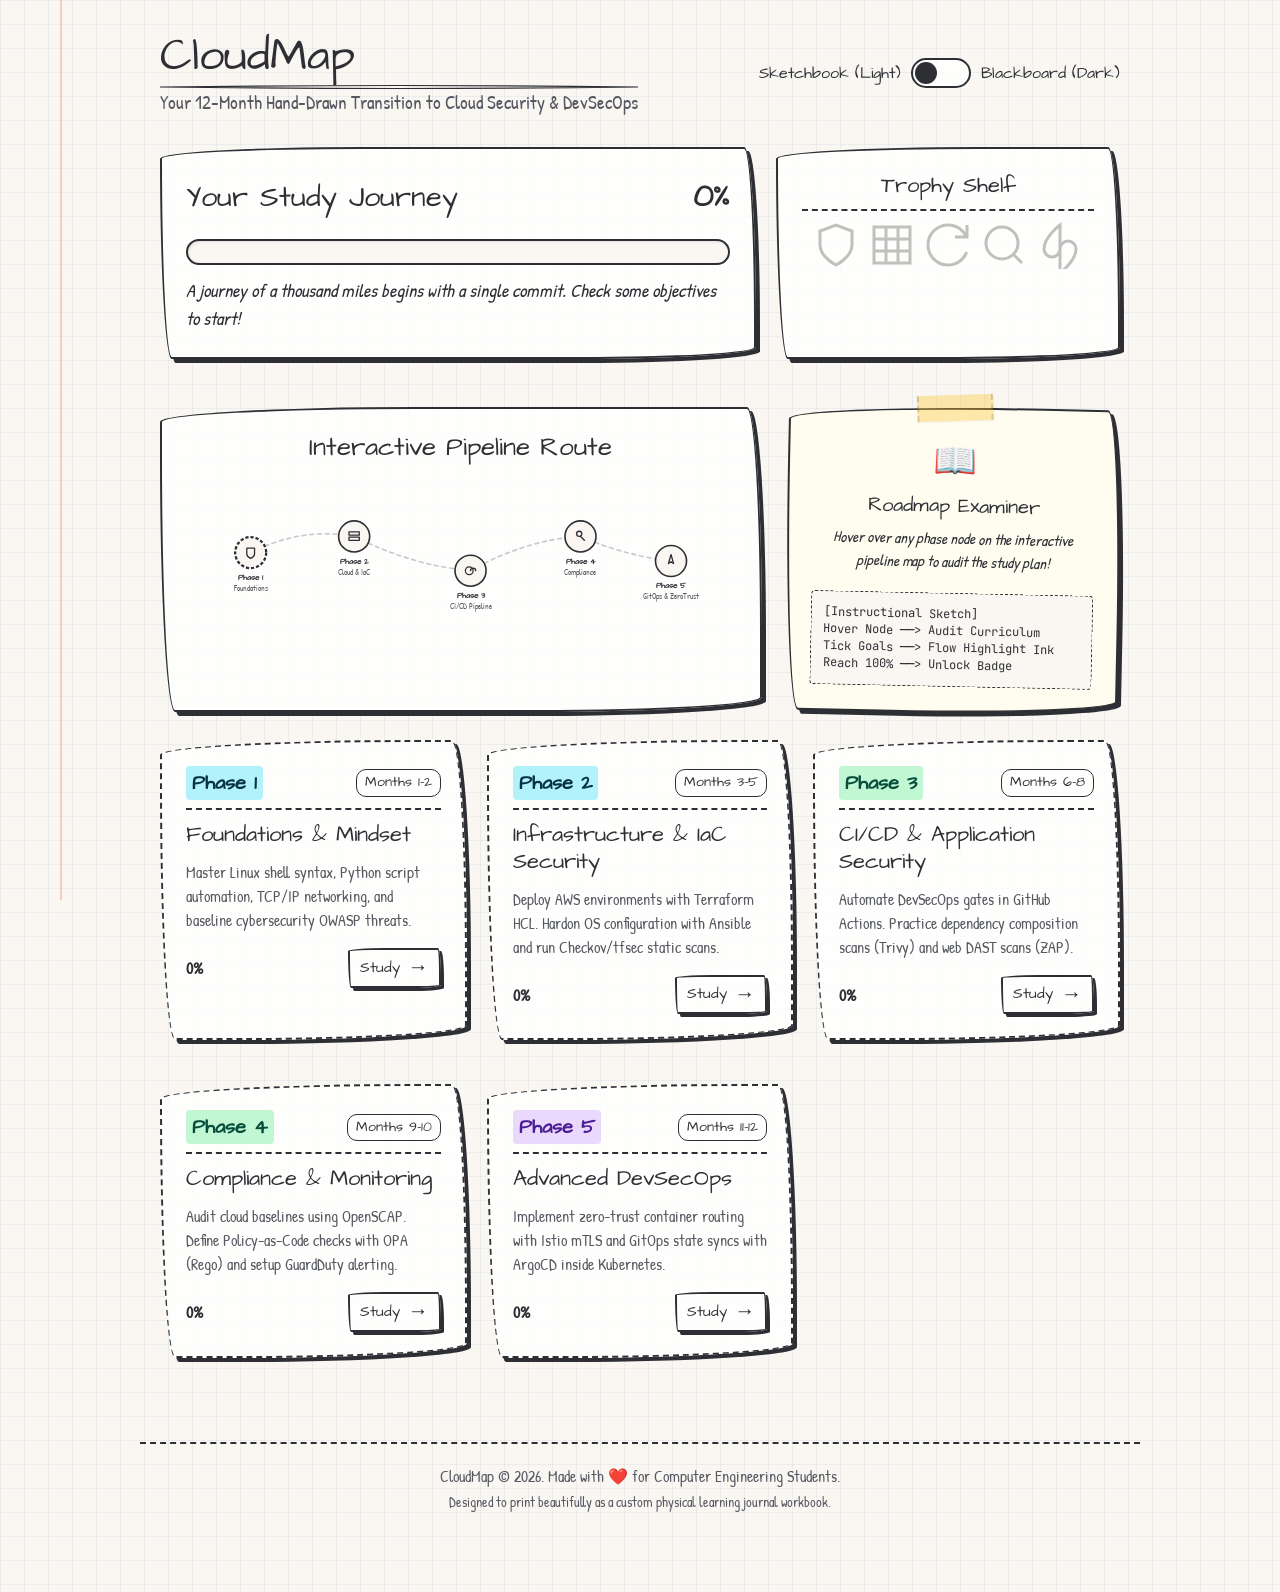
<file: index.html>
<!DOCTYPE html>
<html lang="en">
<head>
  <meta charset="UTF-8">
  <meta name="viewport" content="width=device-width, initial-scale=1.0">
  <title>CloudMap — DevSecOps & Cloud Security Learning Roadmap</title>
  <meta name="description" content="An interactive, hand-drawn study roadmap for computer engineering students transitioning to high-demand cloud security & DevSecOps careers within 12 months.">
  <link rel="stylesheet" href="css/styles.css">
</head>
<body>

  <!-- Header -->
  <header>
    <div class="branding">
      <h1>CloudMap</h1>
      <p>Your 12-Month Hand-Drawn Transition to Cloud Security & DevSecOps</p>
    </div>
    
    <!-- Chalkboard theme toggle -->
    <div class="toggle-container" id="theme-toggle" aria-label="Toggle Chalkboard Dark Mode">
      <span>Sketchbook (Light)</span>
      <div class="toggle-switch">
        <div class="toggle-knob"></div>
      </div>
      <span>Blackboard (Dark)</span>
    </div>
  </header>

  <!-- Main Dashboard Hub -->
  <main class="dashboard-container">
    
    <!-- Progress & Badges Shelf -->
    <section class="progress-section">
      <div class="sketch-card solid-border">
        <div class="progress-header">
          <h2>Your Study Journey</h2>
          <span class="progress-percentage" id="overall-pct-text">0%</span>
        </div>
        <div class="progress-bar-container">
          <div class="progress-bar-fill" id="overall-progress-bar"></div>
        </div>
        <p style="margin-top: 12px; font-style: italic; font-size: 1.15rem;" id="motivational-text">
          A journey of a thousand miles begins with a single commit. Check some objectives to start!
        </p>
      </div>

      <div class="sketch-card solid-border">
        <h3 style="text-align: center; margin-bottom: 8px;">Trophy Shelf</h3>
        <div class="badge-shelf">
          
          <!-- Badge 1 -->
          <div class="badge-item" id="badge-p1">
            <svg viewBox="0 0 24 24">
              <path d="M12 22s8-4 8-10V5l-8-3-8 3v7c0 6 8 10 8 10z" fill="none" />
            </svg>
            <span class="tooltip">Foundation Shield</span>
          </div>

          <!-- Badge 2 -->
          <div class="badge-item" id="badge-p2">
            <svg viewBox="0 0 24 24">
              <path d="M3 3h18v18H3V3z M3 9h18 M3 15h18 M9 3v18 M15 3v18" fill="none" />
            </svg>
            <span class="tooltip">Infrastructure Architect</span>
          </div>

          <!-- Badge 3 -->
          <div class="badge-item" id="badge-p3">
            <svg viewBox="0 0 24 24">
              <path d="M21.5 2v6h-6 M21.34 15.57a10 10 0 1 1-.57-8.38l.73-.73" fill="none" />
            </svg>
            <span class="tooltip">Pipeline Guardian</span>
          </div>

          <!-- Badge 4 -->
          <div class="badge-item" id="badge-p4">
            <svg viewBox="0 0 24 24">
              <circle cx="11" cy="11" r="8" fill="none" />
              <line x1="21" y1="21" x2="16.65" y2="16.65" />
            </svg>
            <span class="tooltip">Compliance Sentinel</span>
          </div>

          <!-- Badge 5 -->
          <div class="badge-item" id="badge-p5">
            <svg viewBox="0 0 24 24">
              <path d="M12 2s-8 6-8 12c0 2.2 1.8 4 4 4s4-1.8 4-4c0-2.2 1.8-4 4-4s4 1.8 4 4c0 6-8 12-8 12z" fill="none" />
            </svg>
            <span class="tooltip">DevSecOps Engineer</span>
          </div>

        </div>
      </div>
    </section>

    <!-- Interactive Roadmap Board -->
    <section class="roadmap-board">
      
      <!-- Left Column: The Roadmap SVG Canvas (65% width) -->
      <div class="sketch-card solid-border roadmap-svg-card">
        <h2 style="font-family: 'Architects Daughter'; text-align: center; margin-bottom: 12px; font-size: 1.6rem;">
          Interactive Pipeline Route
        </h2>
        <div class="roadmap-svg-container">
          <svg class="roadmap-svg" viewBox="0 0 850 250">
            <!-- Dotted Guide Lines (Always Visible, Gray Pencil Guide) -->
            <path class="pencil-path" d="M 100,120 Q 180,80 260,95" />
            <path class="pencil-path" d="M 260,95 Q 350,140 440,148" />
            <path class="pencil-path" d="M 440,148 Q 525,100 610,95" />
            <path class="pencil-path" d="M 610,95 Q 680,125 750,133" />
            
            <!-- Animated Flowing Ink Path Segments (Initially Hidden, Unlocks with Progress!) -->
            <path class="ink-path p1" id="path-p1" d="M 100,120 Q 180,80 260,95" />
            <path class="ink-path p2" id="path-p2" d="M 260,95 Q 350,140 440,148" />
            <path class="ink-path p3" id="path-p3" d="M 440,148 Q 525,100 610,95" />
            <path class="ink-path p4" id="path-p4" d="M 610,95 Q 680,125 750,133" />

            <!-- Node 1 (Phase 1) -->
            <g class="node-group p1" id="node-p1" onclick="location.href='phase1.html'" data-phase="1">
              <circle class="node-pulse" cx="100" cy="120" r="24" />
              <circle class="node-circle" cx="100" cy="120" r="24" />
              <!-- Hand-Drawn Shield Icon inside Node -->
              <path class="node-icon" d="M 94,113 L 106,113 L 106,122 C 106,126 100,129 100,129 C 100,129 94,126 94,122 Z" />
              <text class="node-text" x="100" y="162" text-anchor="middle">Phase 1</text>
              <text class="node-subtext" x="100" y="179" text-anchor="middle">Foundations</text>
            </g>

            <!-- Node 2 (Phase 2) -->
            <g class="node-group p2" id="node-p2" onclick="location.href='phase2.html'" data-phase="2">
              <circle class="node-pulse" cx="260" cy="95" r="24" />
              <circle class="node-circle" cx="260" cy="95" r="24" />
              <!-- Hand-Drawn Server Blueprint Icon -->
              <path class="node-icon" d="M 252,88 H 268 V 93 H 252 Z M 252,96 H 268 V 101 H 252 Z" />
              <text class="node-text" x="260" y="138" text-anchor="middle">Phase 2</text>
              <text class="node-subtext" x="260" y="155" text-anchor="middle">Cloud & IaC</text>
            </g>

            <!-- Node 3 (Phase 3) -->
            <g class="node-group p3" id="node-p3" onclick="location.href='phase3.html'" data-phase="3">
              <circle class="node-pulse" cx="440" cy="148" r="24" />
              <circle class="node-circle" cx="440" cy="148" r="24" />
              <!-- CI/CD Loop Icon -->
              <path class="node-icon" d="M 432,148 A 6,6 0 1,0 444,148 A 6,6 0 1,0 432,148 Z M 440,148 A 4,4 0 1,1 448,148" />
              <text class="node-text" x="440" y="190" text-anchor="middle">Phase 3</text>
              <text class="node-subtext" x="440" y="207" text-anchor="middle">CI/CD Pipeline</text>
            </g>

            <!-- Node 4 (Phase 4) -->
            <g class="node-group p4" id="node-p4" onclick="location.href='phase4.html'" data-phase="4">
              <circle class="node-pulse" cx="610" cy="95" r="24" />
              <circle class="node-circle" cx="610" cy="95" r="24" />
              <!-- Magnifying Glass Icon -->
              <path class="node-icon" d="M 604,91 A 4,4 0 1,1 612,91 A 4,4 0 1,1 604,91 M 610,95 L 616,101" />
              <text class="node-text" x="610" y="138" text-anchor="middle">Phase 4</text>
              <text class="node-subtext" x="610" y="155" text-anchor="middle">Compliance</text>
            </g>

            <!-- Node 5 (Phase 5) -->
            <g class="node-group p5" id="node-p5" onclick="location.href='phase5.html'" data-phase="5">
              <circle class="node-pulse" cx="750" cy="133" r="24" />
              <circle class="node-circle" cx="750" cy="133" r="24" />
              <!-- Rocket Icon -->
              <path class="node-icon" d="M 746,137 L 750,123 L 754,137 L 750,134 Z" />
              <text class="node-text" x="750" y="175" text-anchor="middle">Phase 5</text>
              <text class="node-subtext" x="750" y="192" text-anchor="middle">GitOps & ZeroTrust</text>
            </g>
          </svg>
        </div>
      </div>

      <!-- Right Column: Interactive Notebook Sticky Preview Note (35% width) -->
      <div class="sketch-card solid-border preview-note" id="phase-preview-card">
        <!-- Notebook tape decoration -->
        <div class="tape-doodle"></div>
        <div id="preview-content">
          <span class="doodle-alert-icon" style="font-size: 2.2rem; display: block; text-align: center; margin-bottom: 8px;">📖</span>
          <h3 style="text-align: center; font-family: 'Architects Daughter'; font-size: 1.25rem;">Roadmap Examiner</h3>
          <p style="text-align: center; font-style: italic; font-size: 0.95rem; margin-top: 10px;">
            Hover over any phase node on the interactive pipeline map to audit the study plan!
          </p>
          <div style="margin-top: 20px; font-family: 'JetBrains Mono', monospace; font-size: 0.75rem; line-height: 1.4; border: 1.5px dashed var(--border-color); padding: 12px; background-color: var(--bg-paper); border-radius: 4px;">
            [Instructional Sketch]<br>
            Hover Node ──> Audit Curriculum<br>
            Tick Goals ──> Flow Highlight Ink<br>
            Reach 100% ──> Unlock Badge
          </div>
        </div>
      </div>
    </section>

    <!-- Milestone Cards Grid -->
    <section class="milestones-grid">
      
      <!-- Phase 1 Card -->
      <article class="sketch-card" onclick="location.href='phase1.html'" style="cursor: pointer;">
        <div class="milestone-header">
          <span class="highlight-cyan" style="color: #083344; font-weight: bold; font-family: 'Architects Daughter';">Phase 1</span>
          <span class="milestone-duration">Months 1-2</span>
        </div>
        <h3 style="font-family: 'Architects Daughter';">Foundations & Mindset</h3>
        <p class="milestone-desc">Master Linux shell syntax, Python script automation, TCP/IP networking, and baseline cybersecurity OWASP threats.</p>
        <div class="milestone-footer">
          <span class="milestone-pct" id="phase1-pct-text">0%</span>
          <span class="sketch-btn" style="padding: 2px 10px; font-size: 0.95rem;">Study <span class="milestone-arrow">→</span></span>
        </div>
      </article>

      <!-- Phase 2 Card -->
      <article class="sketch-card" onclick="location.href='phase2.html'" style="cursor: pointer;">
        <div class="milestone-header">
          <span class="highlight-cyan" style="color: #083344; font-weight: bold; font-family: 'Architects Daughter';">Phase 2</span>
          <span class="milestone-duration">Months 3-5</span>
        </div>
        <h3 style="font-family: 'Architects Daughter';">Infrastructure & IaC Security</h3>
        <p class="milestone-desc">Deploy AWS environments with Terraform HCL. Hardon OS configuration with Ansible and run Checkov/tfsec static scans.</p>
        <div class="milestone-footer">
          <span class="milestone-pct" id="phase2-pct-text">0%</span>
          <span class="sketch-btn" style="padding: 2px 10px; font-size: 0.95rem;">Study <span class="milestone-arrow">→</span></span>
        </div>
      </article>

      <!-- Phase 3 Card -->
      <article class="sketch-card" onclick="location.href='phase3.html'" style="cursor: pointer;">
        <div class="milestone-header">
          <span class="highlight-green" style="color: #064e3b; font-weight: bold; font-family: 'Architects Daughter';">Phase 3</span>
          <span class="milestone-duration">Months 6-8</span>
        </div>
        <h3 style="font-family: 'Architects Daughter';">CI/CD & Application Security</h3>
        <p class="milestone-desc">Automate DevSecOps gates in GitHub Actions. Practice dependency composition scans (Trivy) and web DAST scans (ZAP).</p>
        <div class="milestone-footer">
          <span class="milestone-pct" id="phase3-pct-text">0%</span>
          <span class="sketch-btn" style="padding: 2px 10px; font-size: 0.95rem;">Study <span class="milestone-arrow">→</span></span>
        </div>
      </article>

      <!-- Phase 4 Card -->
      <article class="sketch-card" onclick="location.href='phase4.html'" style="cursor: pointer;">
        <div class="milestone-header">
          <span class="highlight-green" style="color: #064e3b; font-weight: bold; font-family: 'Architects Daughter';">Phase 4</span>
          <span class="milestone-duration">Months 9-10</span>
        </div>
        <h3 style="font-family: 'Architects Daughter';">Compliance & Monitoring</h3>
        <p class="milestone-desc">Audit cloud baselines using OpenSCAP. Define Policy-as-Code checks with OPA (Rego) and setup GuardDuty alerting.</p>
        <div class="milestone-footer">
          <span class="milestone-pct" id="phase4-pct-text">0%</span>
          <span class="sketch-btn" style="padding: 2px 10px; font-size: 0.95rem;">Study <span class="milestone-arrow">→</span></span>
        </div>
      </article>

      <!-- Phase 5 Card -->
      <article class="sketch-card" onclick="location.href='phase5.html'" style="cursor: pointer;">
        <div class="milestone-header">
          <span class="highlight-violet" style="color: #4c1d95; font-weight: bold; font-family: 'Architects Daughter';">Phase 5</span>
          <span class="milestone-duration">Months 11-12</span>
        </div>
        <h3 style="font-family: 'Architects Daughter';">Advanced DevSecOps</h3>
        <p class="milestone-desc">Implement zero-trust container routing with Istio mTLS and GitOps state syncs with ArgoCD inside Kubernetes.</p>
        <div class="milestone-footer">
          <span class="milestone-pct" id="phase5-pct-text">0%</span>
          <span class="sketch-btn" style="padding: 2px 10px; font-size: 0.95rem;">Study <span class="milestone-arrow">→</span></span>
        </div>
      </article>

    </section>

  </main>

  <!-- Footer -->
  <footer>
    <p>CloudMap &copy; 2026. Made with ❤️ for Computer Engineering Students.</p>
    <p style="font-size: 0.85rem; margin-top: 4px;">Designed to print beautifully as a custom physical learning journal workbook.</p>
  </footer>

  <script src="js/app.js"></script>
</body>
</html>
</file>
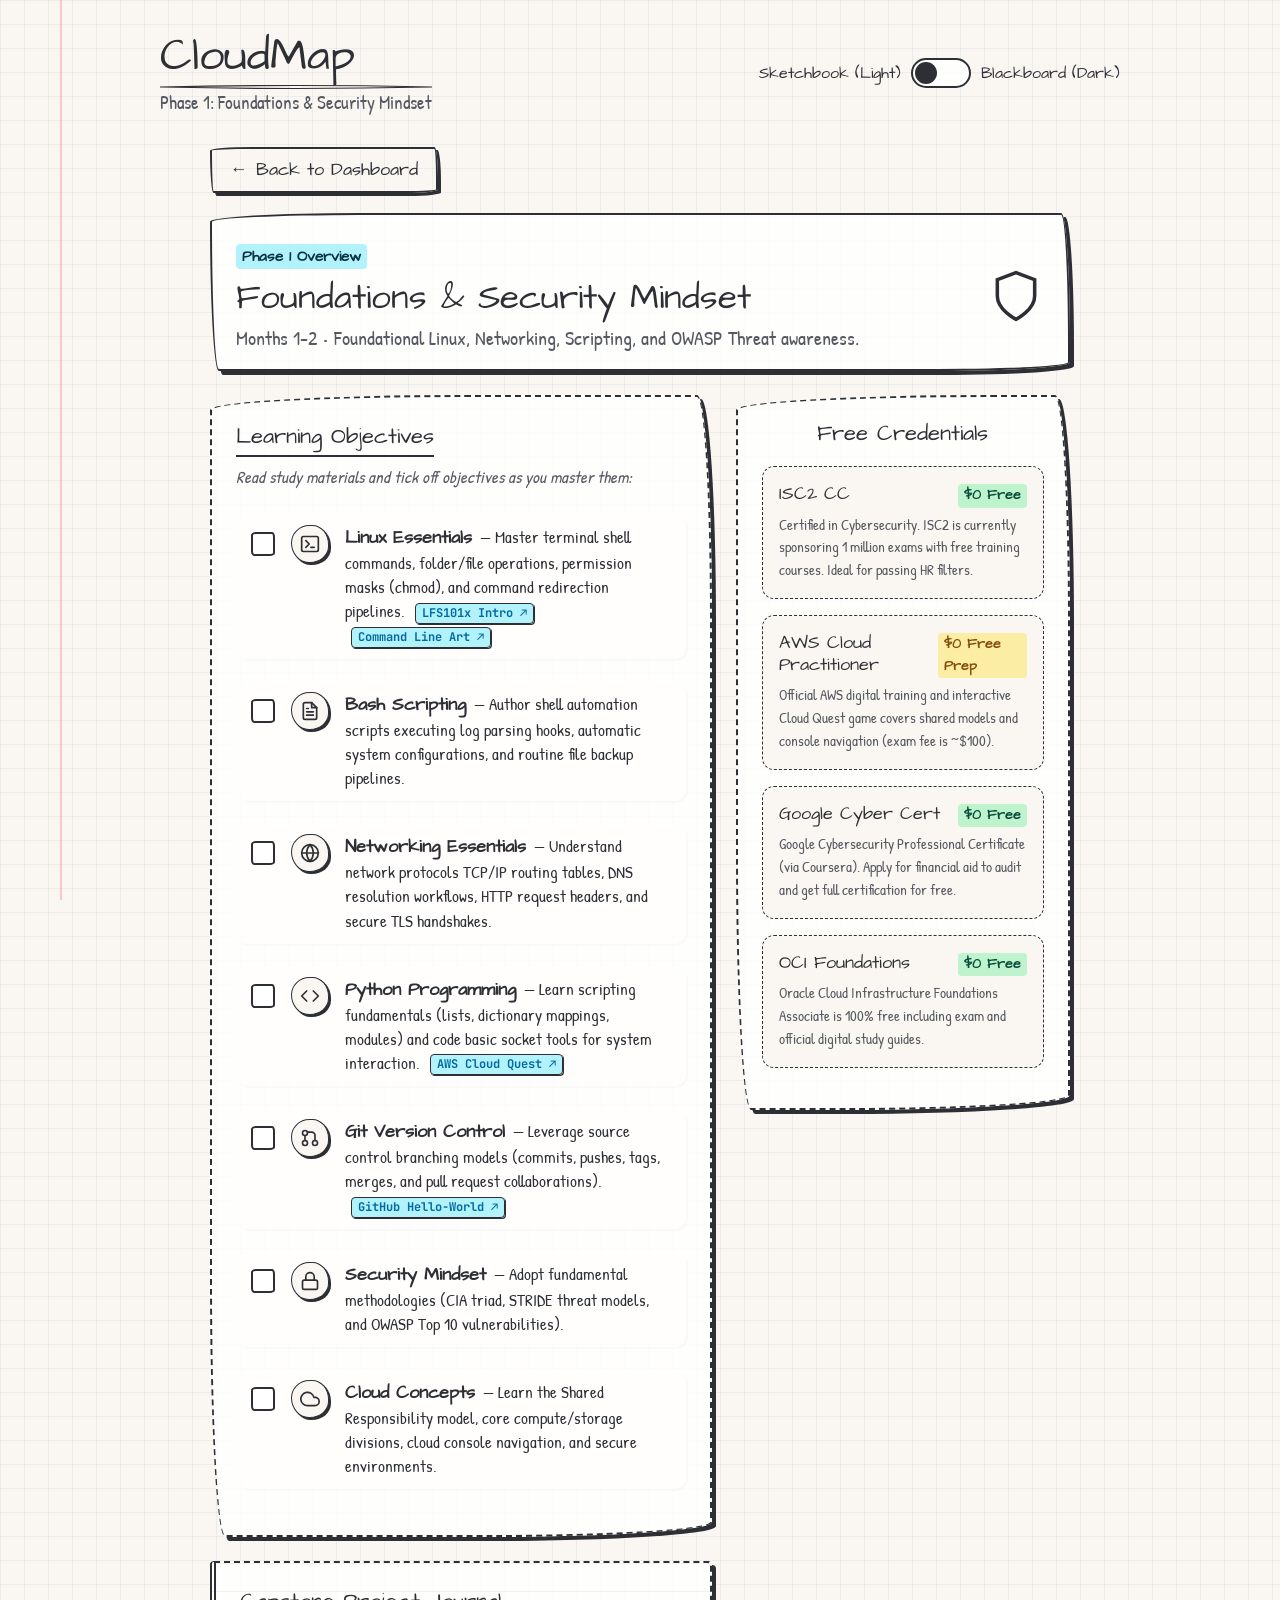
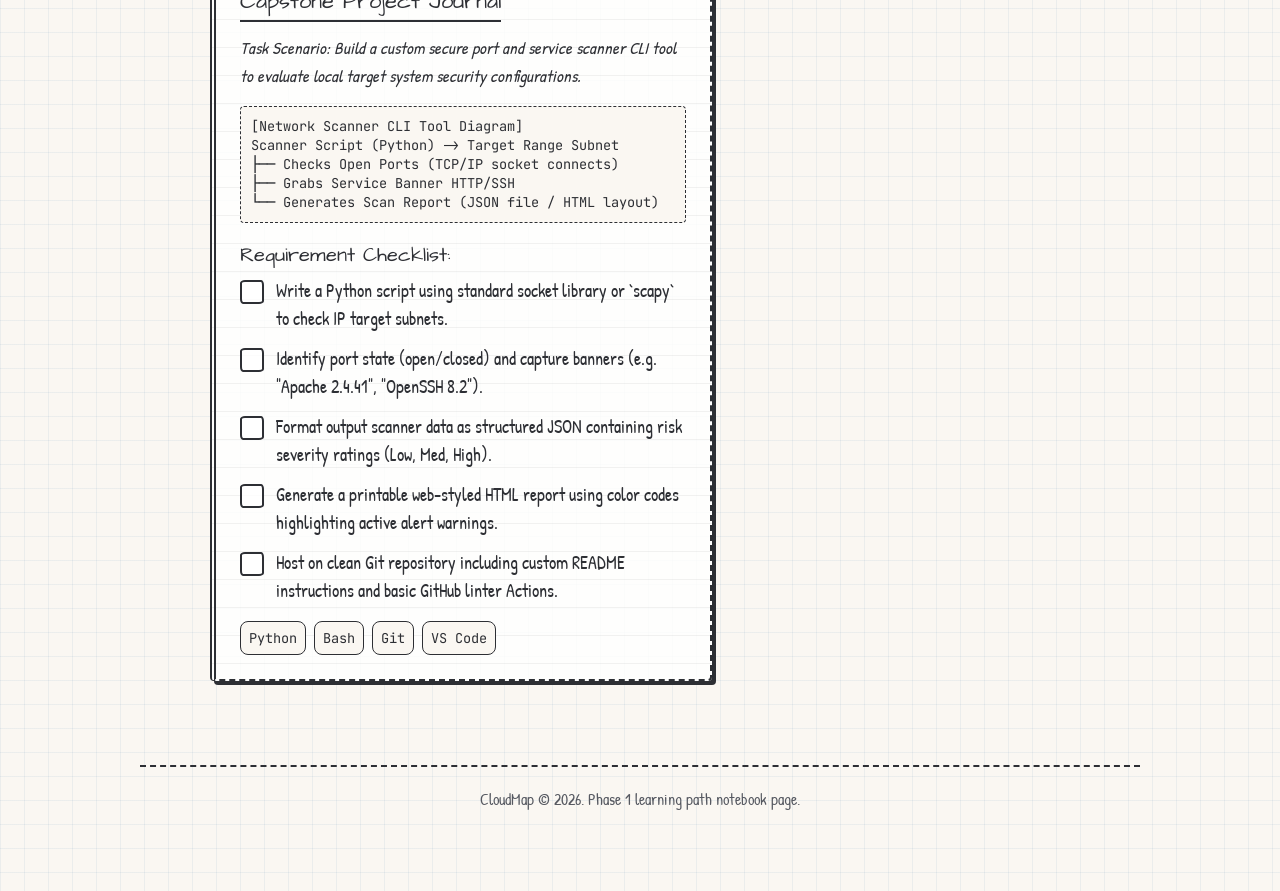
<file: phase1.html>
<!DOCTYPE html>
<html lang="en">
<head>
  <meta charset="UTF-8">
  <meta name="viewport" content="width=device-width, initial-scale=1.0">
  <title>Phase 1: Foundations & Mindset — CloudMap</title>
  <link rel="stylesheet" href="css/styles.css">
</head>
<body>

  <!-- Header -->
  <header>
    <div class="branding">
      <h1>CloudMap</h1>
      <p>Phase 1: Foundations & Security Mindset</p>
    </div>
    
    <!-- Chalkboard theme toggle -->
    <div class="toggle-container" id="theme-toggle" aria-label="Toggle Chalkboard Dark Mode">
      <span>Sketchbook (Light)</span>
      <div class="toggle-switch">
        <div class="toggle-knob"></div>
      </div>
      <span>Blackboard (Dark)</span>
    </div>
  </header>

  <!-- Content Container -->
  <main class="phase-container">
    
    <!-- Back Button -->
    <div class="back-btn-container">
      <a href="index.html" class="sketch-btn">
        <span>←</span> Back to Dashboard
      </a>
    </div>

    <!-- Phase Details Sticker -->
    <section class="phase-header-block sketch-card solid-border">
      <div class="phase-title-group">
        <span class="highlight-cyan" style="color: #083344; font-weight: bold; font-family: 'Architects Daughter'; font-size: 0.95rem;">Phase 1 Overview</span>
        <h2 style="font-family: 'Architects Daughter'; margin-top: 8px;">Foundations & Security Mindset</h2>
        <p style="color: var(--text-secondary); margin-top: 4px;">Months 1-2 • Foundational Linux, Networking, Scripting, and OWASP Threat awareness.</p>
      </div>
      <div class="phase-meta">
        <div class="phase-badge-lg" id="phase-badge-p1">
          <svg viewBox="0 0 24 24">
            <path d="M12 22s8-4 8-10V5l-8-3-8 3v7c0 6 8 10 8 10z" fill="none" />
          </svg>
        </div>
      </div>
    </section>

    <!-- Phase Two-Column Layout -->
    <div class="phase-layout">
      
      <!-- Left Column: Study Checkboxes -->
      <section class="phase-objectives-section">
        <div class="sketch-card">
          <h3 style="font-family: 'Architects Daughter'; margin-bottom: 8px;">Learning Objectives</h3>
          <p style="margin-bottom: 24px; font-size: 1.05rem; color: var(--text-secondary); font-style: italic;">
            Read study materials and tick off objectives as you master them:
          </p>
          
          <!-- Obj 1 -->
          <div class="obj-row" onclick="document.getElementById('p1_obj1').click();">
            <div class="obj-checkbox-wrapper">
              <label class="checkbox-container" onclick="event.stopPropagation();">
                <input type="checkbox" id="p1_obj1" data-phase="1">
                <span class="sketch-checkbox"></span>
              </label>
            </div>
            <div class="obj-icon">
              <!-- Terminal Icon -->
              <svg viewBox="0 0 24 24">
                <rect x="2" y="3" width="20" height="18" rx="2" />
                <path d="M7 8l4 4-4 4" />
                <line x1="13" y1="16" x2="17" y2="16" />
              </svg>
            </div>
            <div class="obj-details">
              <strong>Linux Essentials</strong> — Master terminal shell commands, folder/file operations, permission masks (chmod), and command redirection pipelines.
              <a href="https://www.edx.org/learn/linux/the-linux-foundation-introduction-to-linux" target="_blank" class="study-tag" onclick="event.stopPropagation();">LFS101x Intro ↗</a>
              <a href="https://github.com/jlevy/the-art-of-command-line" target="_blank" class="study-tag" onclick="event.stopPropagation();">Command Line Art ↗</a>
            </div>
          </div>

          <!-- Obj 2 -->
          <div class="obj-row" onclick="document.getElementById('p1_obj2').click();">
            <div class="obj-checkbox-wrapper">
              <label class="checkbox-container" onclick="event.stopPropagation();">
                <input type="checkbox" id="p1_obj2" data-phase="1">
                <span class="sketch-checkbox"></span>
              </label>
            </div>
            <div class="obj-icon">
              <!-- Script File Icon -->
              <svg viewBox="0 0 24 24">
                <path d="M14 2H6a2 2 0 0 0-2 2v16a2 2 0 0 0 2 2h12a2 2 0 0 0 2-2V8z" />
                <polyline points="14 2 14 8 20 8" />
                <line x1="16" y1="13" x2="8" y2="13" />
                <line x1="16" y1="17" x2="8" y2="17" />
                <polyline points="10 9 9 9 8 9" />
              </svg>
            </div>
            <div class="obj-details">
              <strong>Bash Scripting</strong> — Author shell automation scripts executing log parsing hooks, automatic system configurations, and routine file backup pipelines.
            </div>
          </div>

          <!-- Obj 3 -->
          <div class="obj-row" onclick="document.getElementById('p1_obj3').click();">
            <div class="obj-checkbox-wrapper">
              <label class="checkbox-container" onclick="event.stopPropagation();">
                <input type="checkbox" id="p1_obj3" data-phase="1">
                <span class="sketch-checkbox"></span>
              </label>
            </div>
            <div class="obj-icon">
              <!-- Network Globe Icon -->
              <svg viewBox="0 0 24 24">
                <circle cx="12" cy="12" r="10" />
                <line x1="2" y1="12" x2="22" y2="12" />
                <path d="M12 2a15.3 15.3 0 0 1 4 10 15.3 15.3 0 0 1-4 10 15.3 15.3 0 0 1-4-10 15.3 15.3 0 0 1 4-10z" />
              </svg>
            </div>
            <div class="obj-details">
              <strong>Networking Essentials</strong> — Understand network protocols TCP/IP routing tables, DNS resolution workflows, HTTP request headers, and secure TLS handshakes.
            </div>
          </div>

          <!-- Obj 4 -->
          <div class="obj-row" onclick="document.getElementById('p1_obj4').click();">
            <div class="obj-checkbox-wrapper">
              <label class="checkbox-container" onclick="event.stopPropagation();">
                <input type="checkbox" id="p1_obj4" data-phase="1">
                <span class="sketch-checkbox"></span>
              </label>
            </div>
            <div class="obj-icon">
              <!-- Code Braces Icon -->
              <svg viewBox="0 0 24 24">
                <polyline points="16 18 22 12 16 6" />
                <polyline points="8 6 2 12 8 18" />
              </svg>
            </div>
            <div class="obj-details">
              <strong>Python Programming</strong> — Learn scripting fundamentals (lists, dictionary mappings, modules) and code basic socket tools for system interaction.
              <a href="https://aws.amazon.com/training/digital/aws-cloud-quest/" target="_blank" class="study-tag" onclick="event.stopPropagation();">AWS Cloud Quest ↗</a>
            </div>
          </div>

          <!-- Obj 5 -->
          <div class="obj-row" onclick="document.getElementById('p1_obj5').click();">
            <div class="obj-checkbox-wrapper">
              <label class="checkbox-container" onclick="event.stopPropagation();">
                <input type="checkbox" id="p1_obj5" data-phase="1">
                <span class="sketch-checkbox"></span>
              </label>
            </div>
            <div class="obj-icon">
              <!-- Git Branch Icon -->
              <svg viewBox="0 0 24 24">
                <circle cx="18" cy="18" r="3" />
                <circle cx="6" cy="6" r="3" />
                <circle cx="6" cy="18" r="3" />
                <path d="M18 15V9a4 4 0 0 0-4-4H9" />
                <line x1="6" y1="9" x2="6" y2="15" />
              </svg>
            </div>
            <div class="obj-details">
              <strong>Git Version Control</strong> — Leverage source control branching models (commits, pushes, tags, merges, and pull request collaborations).
              <a href="https://github.com/actions/hello-world" target="_blank" class="study-tag" onclick="event.stopPropagation();">GitHub Hello-World ↗</a>
            </div>
          </div>

          <!-- Obj 6 -->
          <div class="obj-row" onclick="document.getElementById('p1_obj6').click();">
            <div class="obj-checkbox-wrapper">
              <label class="checkbox-container" onclick="event.stopPropagation();">
                <input type="checkbox" id="p1_obj6" data-phase="1">
                <span class="sketch-checkbox"></span>
              </label>
            </div>
            <div class="obj-icon">
              <!-- Security Shield/Lock Icon -->
              <svg viewBox="0 0 24 24">
                <rect x="3" y="11" width="18" height="11" rx="2" ry="2" />
                <path d="M7 11V7a5 5 0 0 1 10 0v4" />
              </svg>
            </div>
            <div class="obj-details">
              <strong>Security Mindset</strong> — Adopt fundamental methodologies (CIA triad, STRIDE threat models, and OWASP Top 10 vulnerabilities).
            </div>
          </div>

          <!-- Obj 7 -->
          <div class="obj-row" onclick="document.getElementById('p1_obj7').click();">
            <div class="obj-checkbox-wrapper">
              <label class="checkbox-container" onclick="event.stopPropagation();">
                <input type="checkbox" id="p1_obj7" data-phase="1">
                <span class="sketch-checkbox"></span>
              </label>
            </div>
            <div class="obj-icon">
              <!-- Cloud Icon -->
              <svg viewBox="0 0 24 24">
                <path d="M18 10h-1.26A8 8 0 1 0 9 20h9a5 5 0 0 0 0-10z" />
              </svg>
            </div>
            <div class="obj-details">
              <strong>Cloud Concepts</strong> — Learn the Shared Responsibility model, core compute/storage divisions, cloud console navigation, and secure environments.
            </div>
          </div>

        </div>

        <!-- Capstone Project lined page -->
        <div class="sketch-card project-journal">
          <h3 style="font-family: 'Architects Daughter';">Capstone Project Journal</h3>
          <p>Task Scenario: Build a custom secure port and service scanner CLI tool to evaluate local target system security configurations.</p>
          
          <div style="margin-bottom: 20px; font-family: 'JetBrains Mono', monospace; font-size: 0.85rem; line-height: 1.4; border: 1px dashed var(--border-color); padding: 10px; background-color: var(--bg-paper); border-radius: 4px;">
            [Network Scanner CLI Tool Diagram]<br>
            Scanner Script (Python) -> Target Range Subnet<br>
            ├── Checks Open Ports (TCP/IP socket connects)<br>
            ├── Grabs Service Banner HTTP/SSH<br>
            └── Generates Scan Report (JSON file / HTML layout)
          </div>

          <h4 style="font-family: 'Architects Daughter'; margin-bottom: 10px;">Requirement Checklist:</h4>
          
          <!-- Req 1 -->
          <label class="checkbox-container">
            <input type="checkbox" id="p1_req1" data-phase="1">
            <span class="sketch-checkbox"></span>
            <span class="label-text">Write a Python script using standard socket library or `scapy` to check IP target subnets.</span>
          </label>

          <!-- Req 2 -->
          <label class="checkbox-container">
            <input type="checkbox" id="p1_req2" data-phase="1">
            <span class="sketch-checkbox"></span>
            <span class="label-text">Identify port state (open/closed) and capture banners (e.g. "Apache 2.4.41", "OpenSSH 8.2").</span>
          </label>

          <!-- Req 3 -->
          <label class="checkbox-container">
            <input type="checkbox" id="p1_req3" data-phase="1">
            <span class="sketch-checkbox"></span>
            <span class="label-text">Format output scanner data as structured JSON containing risk severity ratings (Low, Med, High).</span>
          </label>

          <!-- Req 4 -->
          <label class="checkbox-container">
            <input type="checkbox" id="p1_req4" data-phase="1">
            <span class="sketch-checkbox"></span>
            <span class="label-text">Generate a printable web-styled HTML report using color codes highlighting active alert warnings.</span>
          </label>

          <!-- Req 5 -->
          <label class="checkbox-container">
            <input type="checkbox" id="p1_req5" data-phase="1">
            <span class="sketch-checkbox"></span>
            <span class="label-text">Host on clean Git repository including custom README instructions and basic GitHub linter Actions.</span>
          </label>

          <div class="project-tools-container">
            <span class="tool-badge">Python</span>
            <span class="tool-badge">Bash</span>
            <span class="tool-badge">Git</span>
            <span class="tool-badge">VS Code</span>
          </div>
        </div>
      </section>

      <!-- Right Column: Certs and badges -->
      <section class="phase-sidebar-section">
        
        <!-- Certifications -->
        <div class="sketch-card certs-panel">
          <h3 style="font-family: 'Architects Daughter'; text-align: center; margin-bottom: 18px;">Free Credentials</h3>
          
          <!-- Cert 1 -->
          <div class="cert-card">
            <div class="cert-title-row">
              <h4 style="font-family: 'Architects Daughter';">ISC2 CC</h4>
              <span class="cert-cost highlight-green" style="color: #064e3b; font-weight: bold;">$0 Free</span>
            </div>
            <p class="cert-desc">Certified in Cybersecurity. ISC2 is currently sponsoring 1 million exams with free training courses. Ideal for passing HR filters.</p>
          </div>

          <!-- Cert 2 -->
          <div class="cert-card">
            <div class="cert-title-row">
              <h4 style="font-family: 'Architects Daughter';">AWS Cloud Practitioner</h4>
              <span class="cert-cost highlight-yellow" style="color: #854d0e; font-weight: bold;">$0 Free Prep</span>
            </div>
            <p class="cert-desc">Official AWS digital training and interactive Cloud Quest game covers shared models and console navigation (exam fee is ~$100).</p>
          </div>

          <!-- Cert 3 -->
          <div class="cert-card">
            <div class="cert-title-row">
              <h4 style="font-family: 'Architects Daughter';">Google Cyber Cert</h4>
              <span class="cert-cost highlight-green" style="color: #064e3b; font-weight: bold;">$0 Free</span>
            </div>
            <p class="cert-desc">Google Cybersecurity Professional Certificate (via Coursera). Apply for financial aid to audit and get full certification for free.</p>
          </div>

          <!-- Cert 4 -->
          <div class="cert-card">
            <div class="cert-title-row">
              <h4 style="font-family: 'Architects Daughter';">OCI Foundations</h4>
              <span class="cert-cost highlight-green" style="color: #064e3b; font-weight: bold;">$0 Free</span>
            </div>
            <p class="cert-desc">Oracle Cloud Infrastructure Foundations Associate is 100% free including exam and official digital study guides.</p>
          </div>

        </div>

      </section>

    </div>

  </main>

  <!-- Footer -->
  <footer>
    <p>CloudMap &copy; 2026. Phase 1 learning path notebook page.</p>
  </footer>

  <script src="js/app.js"></script>
</body>
</html>
</file>
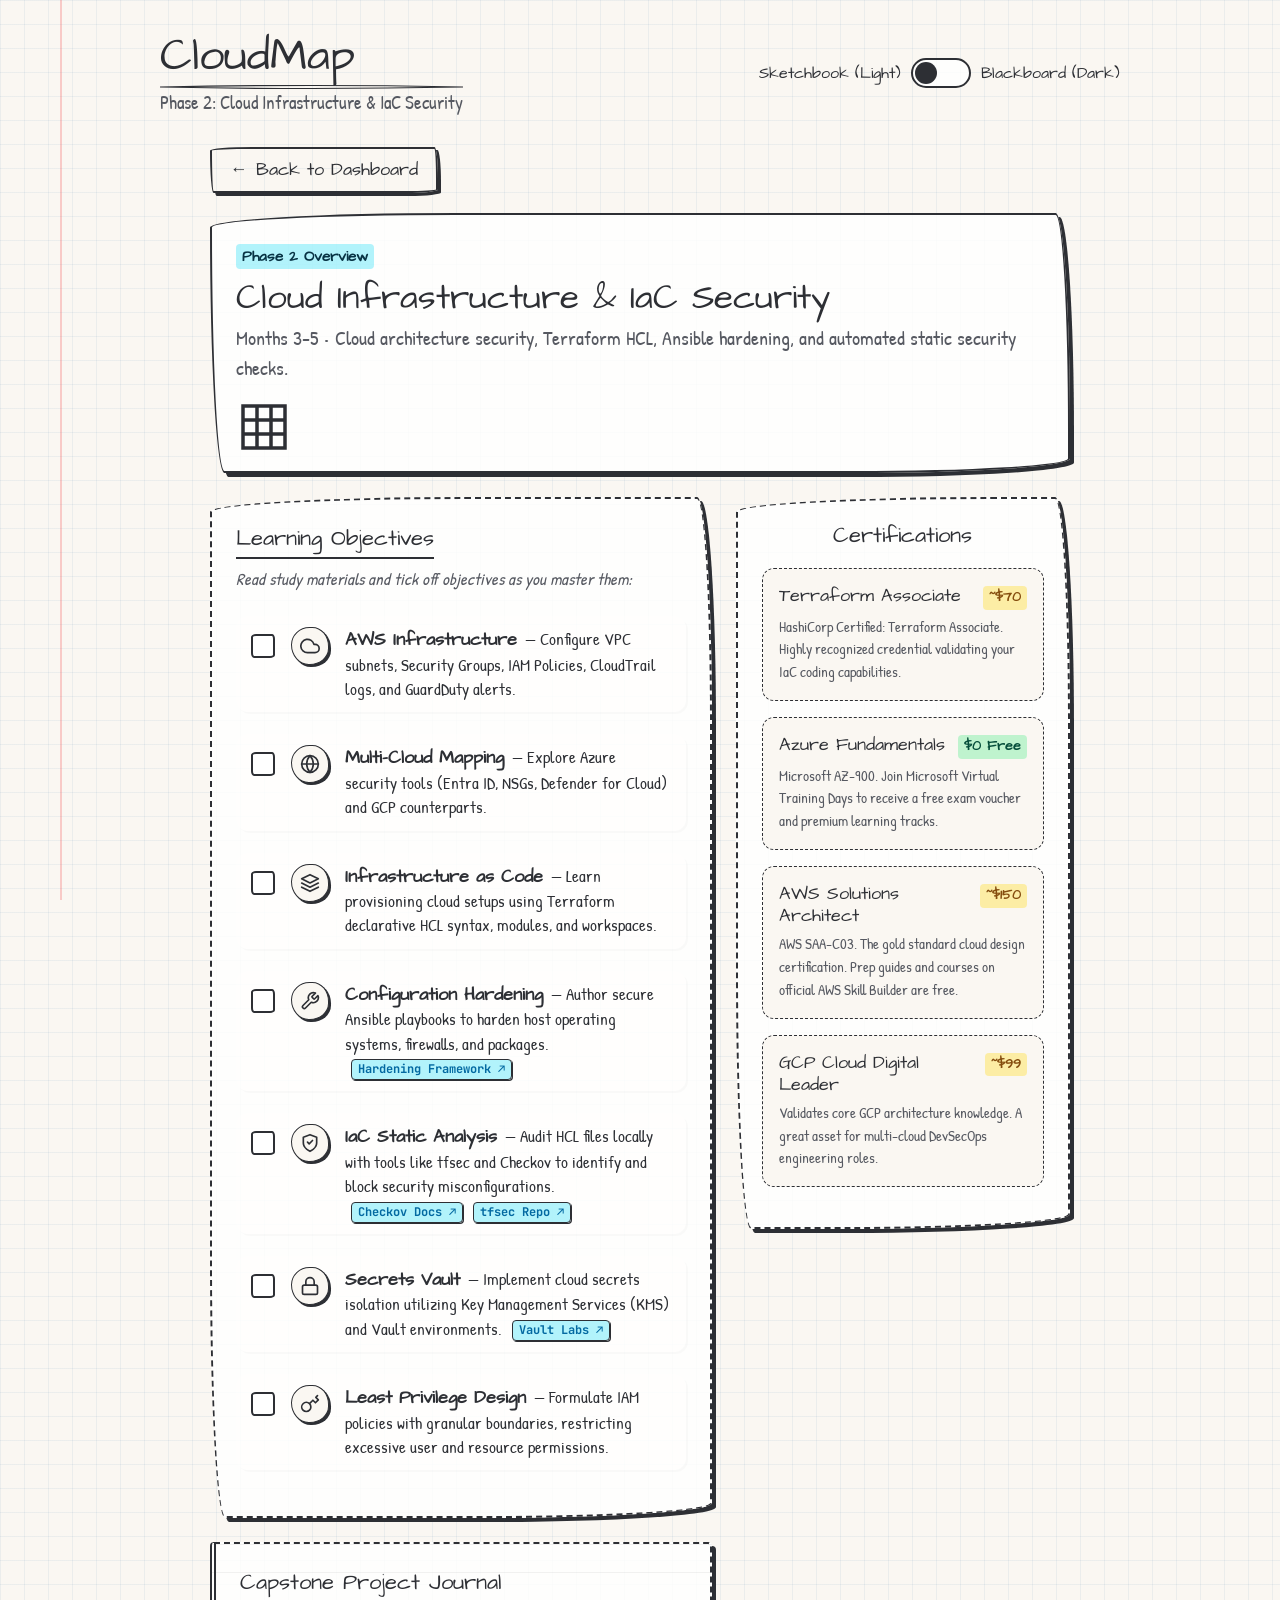
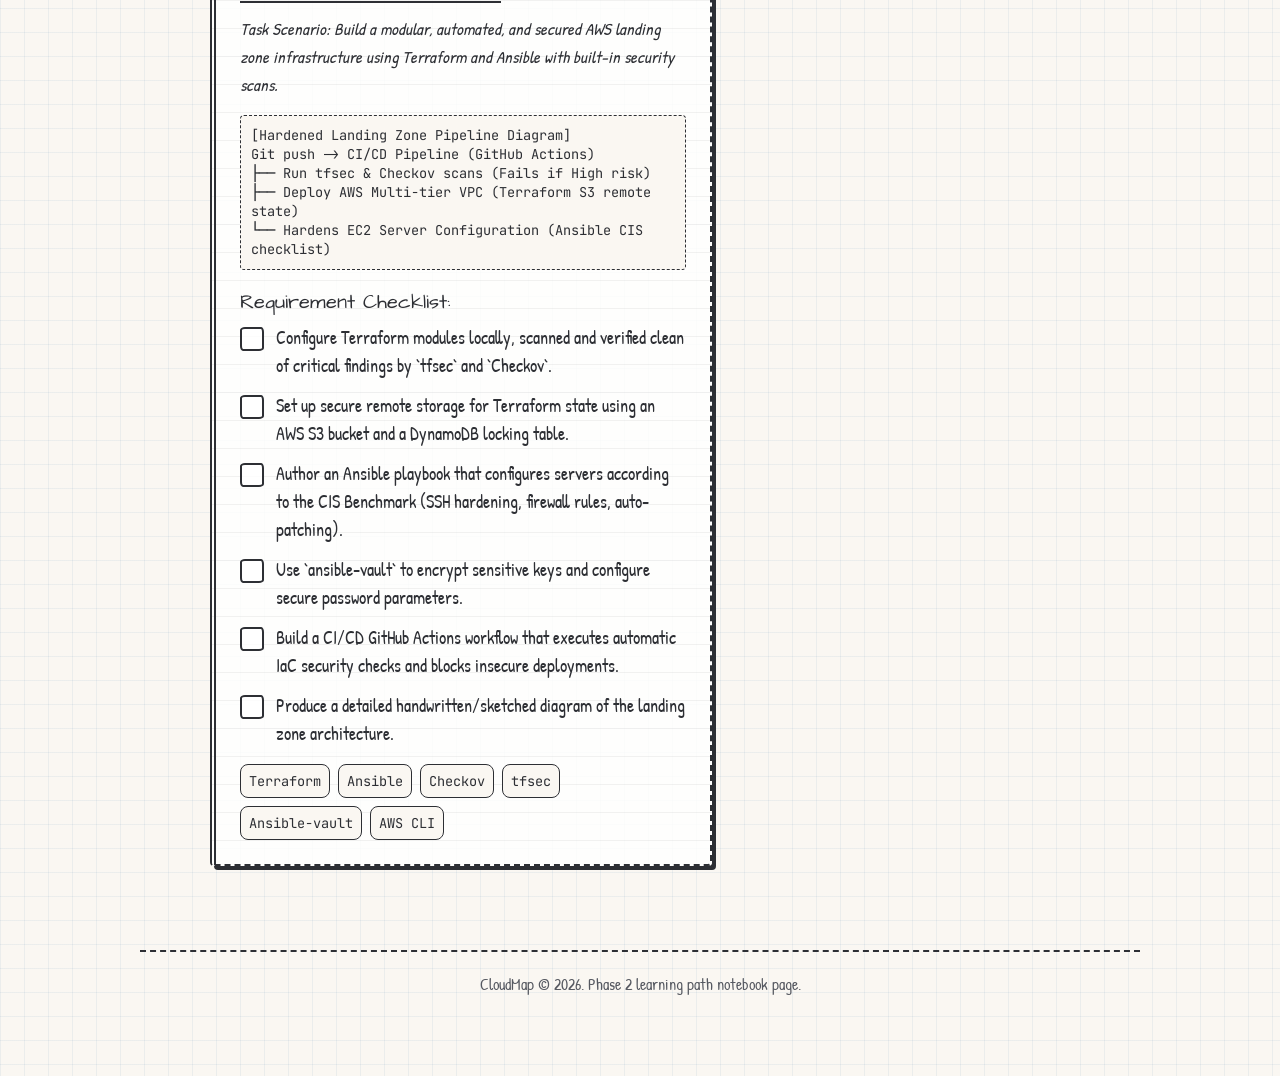
<file: phase2.html>
<!DOCTYPE html>
<html lang="en">
<head>
  <meta charset="UTF-8">
  <meta name="viewport" content="width=device-width, initial-scale=1.0">
  <title>Phase 2: Infrastructure & IaC Security — CloudMap</title>
  <link rel="stylesheet" href="css/styles.css">
</head>
<body>

  <!-- Header -->
  <header>
    <div class="branding">
      <h1>CloudMap</h1>
      <p>Phase 2: Cloud Infrastructure & IaC Security</p>
    </div>
    
    <!-- Chalkboard theme toggle -->
    <div class="toggle-container" id="theme-toggle" aria-label="Toggle Chalkboard Dark Mode">
      <span>Sketchbook (Light)</span>
      <div class="toggle-switch">
        <div class="toggle-knob"></div>
      </div>
      <span>Blackboard (Dark)</span>
    </div>
  </header>

  <!-- Content Container -->
  <main class="phase-container">
    
    <!-- Back Button -->
    <div class="back-btn-container">
      <a href="index.html" class="sketch-btn">
        <span>←</span> Back to Dashboard
      </a>
    </div>

    <!-- Phase Details Sticker -->
    <section class="phase-header-block sketch-card solid-border">
      <div class="phase-title-group">
        <span class="highlight-cyan" style="color: #083344; font-weight: bold; font-family: 'Architects Daughter'; font-size: 0.95rem;">Phase 2 Overview</span>
        <h2 style="font-family: 'Architects Daughter'; margin-top: 8px;">Cloud Infrastructure & IaC Security</h2>
        <p style="color: var(--text-secondary); margin-top: 4px;">Months 3-5 • Cloud architecture security, Terraform HCL, Ansible hardening, and automated static security checks.</p>
      </div>
      <div class="phase-meta">
        <div class="phase-badge-lg" id="phase-badge-p2">
          <svg viewBox="0 0 24 24">
            <path d="M3 3h18v18H3V3z M3 9h18 M3 15h18 M9 3v18 M15 3v18" fill="none" />
          </svg>
        </div>
      </div>
    </section>

    <!-- Phase Two-Column Layout -->
    <div class="phase-layout">
      
      <!-- Left Column: Study Checkboxes -->
      <section class="phase-objectives-section">
        <div class="sketch-card">
          <h3 style="font-family: 'Architects Daughter'; margin-bottom: 8px;">Learning Objectives</h3>
          <p style="margin-bottom: 24px; font-size: 1.05rem; color: var(--text-secondary); font-style: italic;">
            Read study materials and tick off objectives as you master them:
          </p>
          
          <!-- Obj 1 -->
          <div class="obj-row" onclick="document.getElementById('p2_obj1').click();">
            <div class="obj-checkbox-wrapper">
              <label class="checkbox-container" onclick="event.stopPropagation();">
                <input type="checkbox" id="p2_obj1" data-phase="2">
                <span class="sketch-checkbox"></span>
              </label>
            </div>
            <div class="obj-icon">
              <!-- Cloud Icon -->
              <svg viewBox="0 0 24 24">
                <path d="M18 10h-1.26A8 8 0 1 0 9 20h9a5 5 0 0 0 0-10z" />
              </svg>
            </div>
            <div class="obj-details">
              <strong>AWS Infrastructure</strong> — Configure VPC subnets, Security Groups, IAM Policies, CloudTrail logs, and GuardDuty alerts.
            </div>
          </div>

          <!-- Obj 2 -->
          <div class="obj-row" onclick="document.getElementById('p2_obj2').click();">
            <div class="obj-checkbox-wrapper">
              <label class="checkbox-container" onclick="event.stopPropagation();">
                <input type="checkbox" id="p2_obj2" data-phase="2">
                <span class="sketch-checkbox"></span>
              </label>
            </div>
            <div class="obj-icon">
              <!-- Network Globe Icon -->
              <svg viewBox="0 0 24 24">
                <circle cx="12" cy="12" r="10" />
                <line x1="2" y1="12" x2="22" y2="12" />
                <path d="M12 2a15.3 15.3 0 0 1 4 10 15.3 15.3 0 0 1-4 10 15.3 15.3 0 0 1-4-10 15.3 15.3 0 0 1 4-10z" />
              </svg>
            </div>
            <div class="obj-details">
              <strong>Multi-Cloud Mapping</strong> — Explore Azure security tools (Entra ID, NSGs, Defender for Cloud) and GCP counterparts.
            </div>
          </div>

          <!-- Obj 3 -->
          <div class="obj-row" onclick="document.getElementById('p2_obj3').click();">
            <div class="obj-checkbox-wrapper">
              <label class="checkbox-container" onclick="event.stopPropagation();">
                <input type="checkbox" id="p2_obj3" data-phase="2">
                <span class="sketch-checkbox"></span>
              </label>
            </div>
            <div class="obj-icon">
              <!-- Stack Layers / Puzzle Icon -->
              <svg viewBox="0 0 24 24">
                <path d="M12 2L2 7l10 5 10-5-10-5z M2 17l10 5 10-5 M2 12l10 5 10-5" />
              </svg>
            </div>
            <div class="obj-details">
              <strong>Infrastructure as Code</strong> — Learn provisioning cloud setups using Terraform declarative HCL syntax, modules, and workspaces.
            </div>
          </div>

          <!-- Obj 4 -->
          <div class="obj-row" onclick="document.getElementById('p2_obj4').click();">
            <div class="obj-checkbox-wrapper">
              <label class="checkbox-container" onclick="event.stopPropagation();">
                <input type="checkbox" id="p2_obj4" data-phase="2">
                <span class="sketch-checkbox"></span>
              </label>
            </div>
            <div class="obj-icon">
              <!-- Wrench/Tools Icon -->
              <svg viewBox="0 0 24 24">
                <path d="M14.7 6.3a1 1 0 0 0 0 1.4l1.6 1.6a1 1 0 0 0 1.4 0l3.77-3.77a6 6 0 0 1-7.94 7.94l-6.91 6.91a2.12 2.12 0 0 1-3-3l6.91-6.91a6 6 0 0 1 7.94-7.94l-3.76 3.76z" />
              </svg>
            </div>
            <div class="obj-details">
              <strong>Configuration Hardening</strong> — Author secure Ansible playbooks to harden host operating systems, firewalls, and packages.
              <a href="https://dev-sec.io/" target="_blank" class="study-tag" onclick="event.stopPropagation();">Hardening Framework ↗</a>
            </div>
          </div>

          <!-- Obj 5 -->
          <div class="obj-row" onclick="document.getElementById('p2_obj5').click();">
            <div class="obj-checkbox-wrapper">
              <label class="checkbox-container" onclick="event.stopPropagation();">
                <input type="checkbox" id="p2_obj5" data-phase="2">
                <span class="sketch-checkbox"></span>
              </label>
            </div>
            <div class="obj-icon">
              <!-- Checkmark Shield Icon -->
              <svg viewBox="0 0 24 24">
                <path d="M12 22s8-4 8-10V5l-8-3-8 3v7c0 6 8 10 8 10z" />
                <path d="m9 11 2 2 4-4" />
              </svg>
            </div>
            <div class="obj-details">
              <strong>IaC Static Analysis</strong> — Audit HCL files locally with tools like tfsec and Checkov to identify and block security misconfigurations.
              <a href="https://www.checkov.io/" target="_blank" class="study-tag" onclick="event.stopPropagation();">Checkov Docs ↗</a>
              <a href="https://github.com/aquasecurity/tfsec" target="_blank" class="study-tag" onclick="event.stopPropagation();">tfsec Repo ↗</a>
            </div>
          </div>

          <!-- Obj 6 -->
          <div class="obj-row" onclick="document.getElementById('p2_obj6').click();">
            <div class="obj-checkbox-wrapper">
              <label class="checkbox-container" onclick="event.stopPropagation();">
                <input type="checkbox" id="p2_obj6" data-phase="2">
                <span class="sketch-checkbox"></span>
              </label>
            </div>
            <div class="obj-icon">
              <!-- Padlock Icon -->
              <svg viewBox="0 0 24 24">
                <rect x="3" y="11" width="18" height="11" rx="2" ry="2" />
                <path d="M7 11V7a5 5 0 0 1 10 0v4" />
              </svg>
            </div>
            <div class="obj-details">
              <strong>Secrets Vault</strong> — Implement cloud secrets isolation utilizing Key Management Services (KMS) and Vault environments.
              <a href="https://developer.hashicorp.com/vault/tutorials/getting-started" target="_blank" class="study-tag" onclick="event.stopPropagation();">Vault Labs ↗</a>
            </div>
          </div>

          <!-- Obj 7 -->
          <div class="obj-row" onclick="document.getElementById('p2_obj7').click();">
            <div class="obj-checkbox-wrapper">
              <label class="checkbox-container" onclick="event.stopPropagation();">
                <input type="checkbox" id="p2_obj7" data-phase="2">
                <span class="sketch-checkbox"></span>
              </label>
            </div>
            <div class="obj-icon">
              <!-- Security Key Icon -->
              <svg viewBox="0 0 24 24">
                <path d="M21 2l-2 2m-7.61 7.61a5.5 5.5 0 1 1-7.778 7.778 5.5 5.5 0 0 1 7.777-7.777zm0 0L15.5 7.5m0 0l3 3L22 7l-3-3" />
              </svg>
            </div>
            <div class="obj-details">
              <strong>Least Privilege Design</strong> — Formulate IAM policies with granular boundaries, restricting excessive user and resource permissions.
            </div>
          </div>

        </div>

        <!-- Capstone Project lined page -->
        <div class="sketch-card project-journal">
          <h3 style="font-family: 'Architects Daughter';">Capstone Project Journal</h3>
          <p>Task Scenario: Build a modular, automated, and secured AWS landing zone infrastructure using Terraform and Ansible with built-in security scans.</p>
          
          <div style="margin-bottom: 20px; font-family: 'JetBrains Mono', monospace; font-size: 0.85rem; line-height: 1.4; border: 1px dashed var(--border-color); padding: 10px; background-color: var(--bg-paper); border-radius: 4px;">
            [Hardened Landing Zone Pipeline Diagram]<br>
            Git push -> CI/CD Pipeline (GitHub Actions)<br>
            ├── Run tfsec & Checkov scans (Fails if High risk)<br>
            ├── Deploy AWS Multi-tier VPC (Terraform S3 remote state)<br>
            └── Hardens EC2 Server Configuration (Ansible CIS checklist)
          </div>

          <h4 style="font-family: 'Architects Daughter'; margin-bottom: 10px;">Requirement Checklist:</h4>
          
          <!-- Req 1 -->
          <label class="checkbox-container">
            <input type="checkbox" id="p2_req1" data-phase="2">
            <span class="sketch-checkbox"></span>
            <span class="label-text">Configure Terraform modules locally, scanned and verified clean of critical findings by `tfsec` and `Checkov`.</span>
          </label>

          <!-- Req 2 -->
          <label class="checkbox-container">
            <input type="checkbox" id="p2_req2" data-phase="2">
            <span class="sketch-checkbox"></span>
            <span class="label-text">Set up secure remote storage for Terraform state using an AWS S3 bucket and a DynamoDB locking table.</span>
          </label>

          <!-- Req 3 -->
          <label class="checkbox-container">
            <input type="checkbox" id="p2_req3" data-phase="2">
            <span class="sketch-checkbox"></span>
            <span class="label-text">Author an Ansible playbook that configures servers according to the CIS Benchmark (SSH hardening, firewall rules, auto-patching).</span>
          </label>

          <!-- Req 4 -->
          <label class="checkbox-container">
            <input type="checkbox" id="p2_req4" data-phase="2">
            <span class="sketch-checkbox"></span>
            <span class="label-text">Use `ansible-vault` to encrypt sensitive keys and configure secure password parameters.</span>
          </label>

          <!-- Req 5 -->
          <label class="checkbox-container">
            <input type="checkbox" id="p2_req5" data-phase="2">
            <span class="sketch-checkbox"></span>
            <span class="label-text">Build a CI/CD GitHub Actions workflow that executes automatic IaC security checks and blocks insecure deployments.</span>
          </label>

          <!-- Req 6 -->
          <label class="checkbox-container">
            <input type="checkbox" id="p2_req6" data-phase="2">
            <span class="sketch-checkbox"></span>
            <span class="label-text">Produce a detailed handwritten/sketched diagram of the landing zone architecture.</span>
          </label>

          <div class="project-tools-container">
            <span class="tool-badge">Terraform</span>
            <span class="tool-badge">Ansible</span>
            <span class="tool-badge">Checkov</span>
            <span class="tool-badge">tfsec</span>
            <span class="tool-badge">Ansible-vault</span>
            <span class="tool-badge">AWS CLI</span>
          </div>
        </div>
      </section>

      <!-- Right Column: Certs and badges -->
      <section class="phase-sidebar-section">
        
        <!-- Certifications -->
        <div class="sketch-card certs-panel">
          <h3 style="font-family: 'Architects Daughter'; text-align: center; margin-bottom: 18px;">Certifications</h3>
          
          <!-- Cert 1 -->
          <div class="cert-card">
            <div class="cert-title-row">
              <h4 style="font-family: 'Architects Daughter';">Terraform Associate</h4>
              <span class="cert-cost highlight-yellow" style="color: #854d0e; font-weight: bold;">~$70</span>
            </div>
            <p class="cert-desc">HashiCorp Certified: Terraform Associate. Highly recognized credential validating your IaC coding capabilities.</p>
          </div>

          <!-- Cert 2 -->
          <div class="cert-card">
            <div class="cert-title-row">
              <h4 style="font-family: 'Architects Daughter';">Azure Fundamentals</h4>
              <span class="cert-cost highlight-green" style="color: #064e3b; font-weight: bold;">$0 Free</span>
            </div>
            <p class="cert-desc">Microsoft AZ-900. Join Microsoft Virtual Training Days to receive a free exam voucher and premium learning tracks.</p>
          </div>

          <!-- Cert 3 -->
          <div class="cert-card">
            <div class="cert-title-row">
              <h4 style="font-family: 'Architects Daughter';">AWS Solutions Architect</h4>
              <span class="cert-cost highlight-yellow" style="color: #854d0e; font-weight: bold;">~$150</span>
            </div>
            <p class="cert-desc">AWS SAA-C03. The gold standard cloud design certification. Prep guides and courses on official AWS Skill Builder are free.</p>
          </div>

          <!-- Cert 4 -->
          <div class="cert-card">
            <div class="cert-title-row">
              <h4 style="font-family: 'Architects Daughter';">GCP Cloud Digital Leader</h4>
              <span class="cert-cost highlight-yellow" style="color: #854d0e; font-weight: bold;">~$99</span>
            </div>
            <p class="cert-desc">Validates core GCP architecture knowledge. A great asset for multi-cloud DevSecOps engineering roles.</p>
          </div>

        </div>

      </section>

    </div>

  </main>

  <!-- Footer -->
  <footer>
    <p>CloudMap &copy; 2026. Phase 2 learning path notebook page.</p>
  </footer>

  <script src="js/app.js"></script>
</body>
</html>
</file>
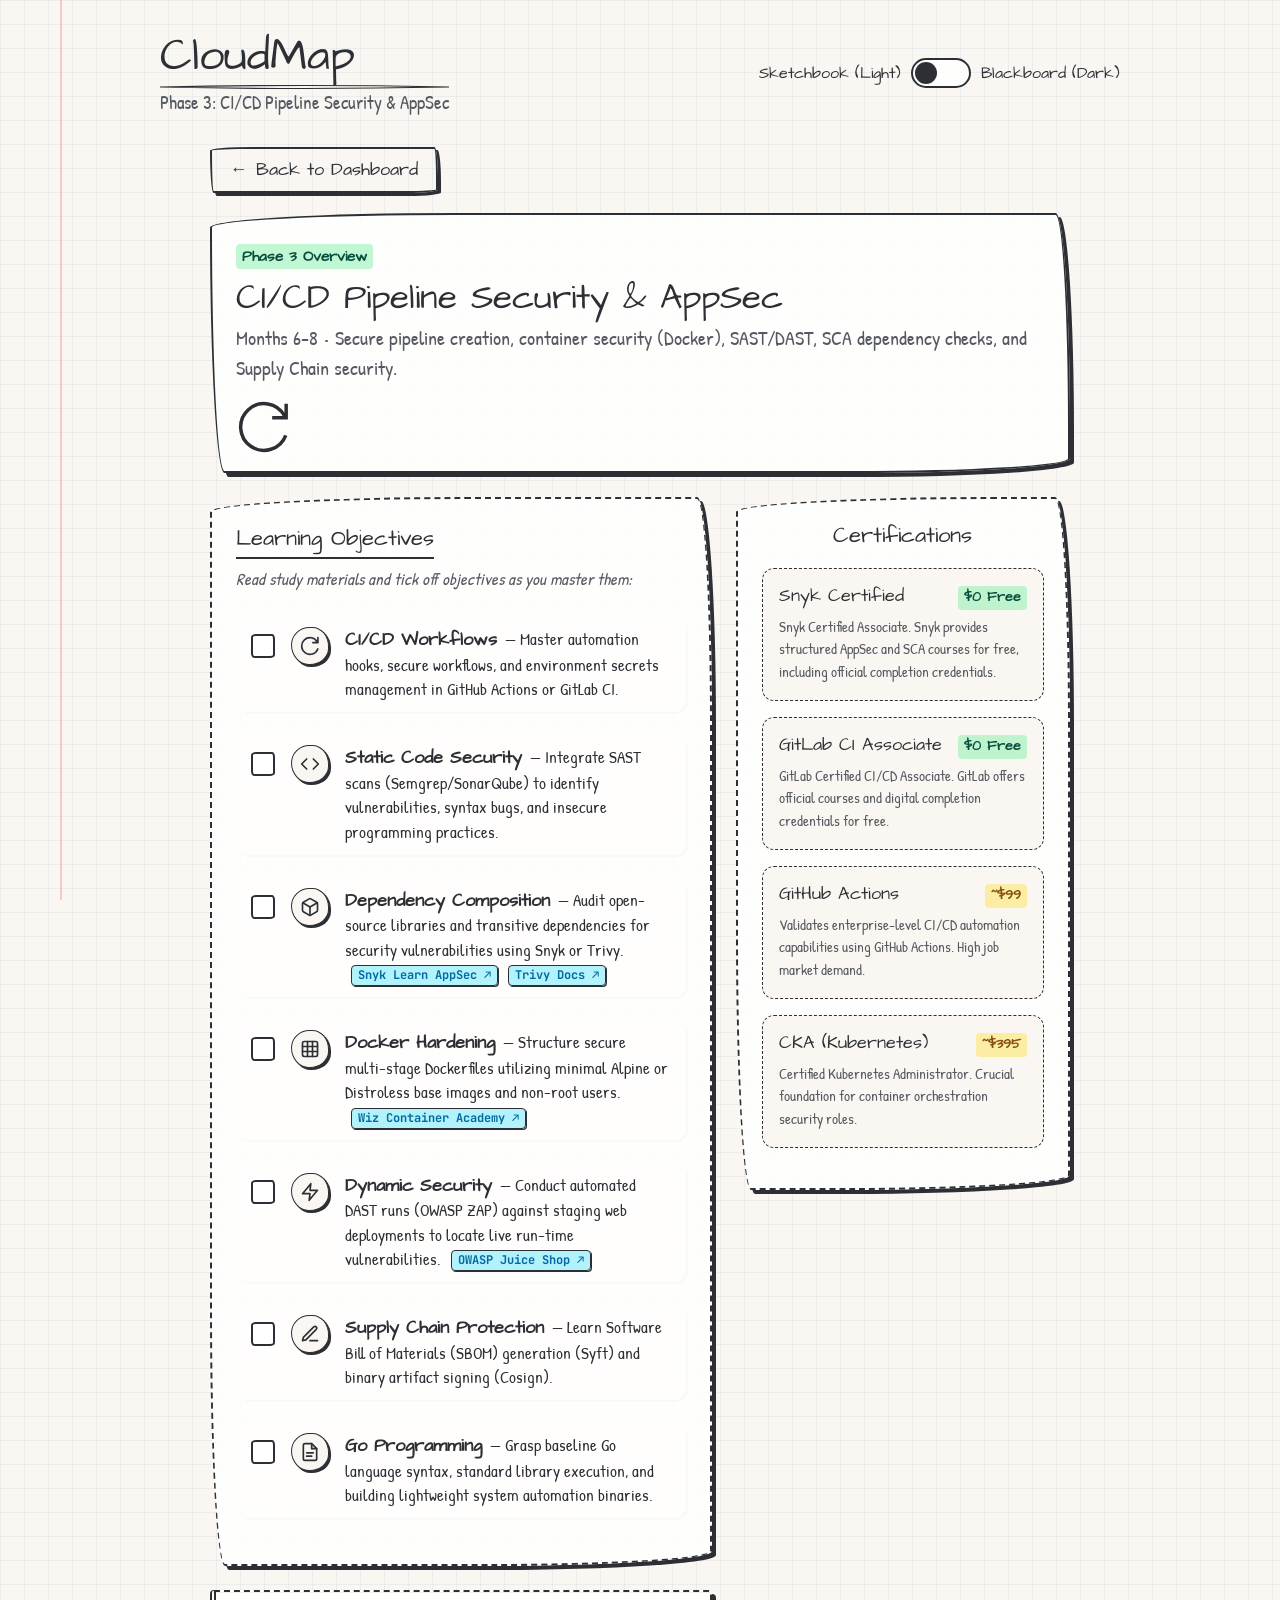
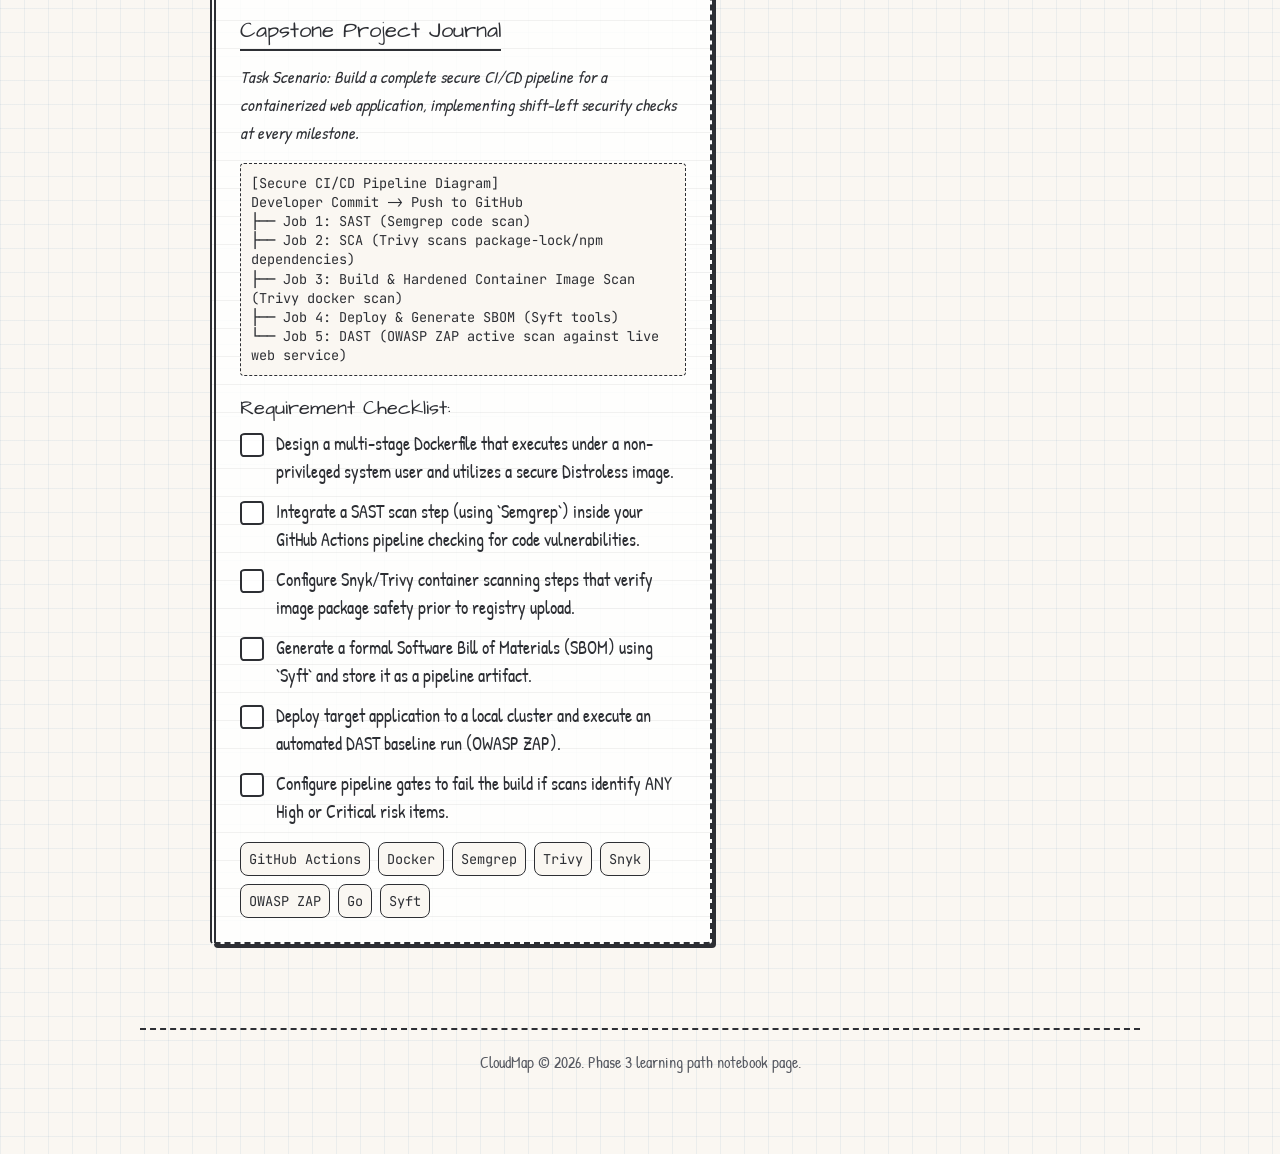
<file: phase3.html>
<!DOCTYPE html>
<html lang="en">
<head>
  <meta charset="UTF-8">
  <meta name="viewport" content="width=device-width, initial-scale=1.0">
  <title>Phase 3: CI/CD & AppSec — CloudMap</title>
  <link rel="stylesheet" href="css/styles.css">
</head>
<body>

  <!-- Header -->
  <header>
    <div class="branding">
      <h1>CloudMap</h1>
      <p>Phase 3: CI/CD Pipeline Security & AppSec</p>
    </div>
    
    <!-- Chalkboard theme toggle -->
    <div class="toggle-container" id="theme-toggle" aria-label="Toggle Chalkboard Dark Mode">
      <span>Sketchbook (Light)</span>
      <div class="toggle-switch">
        <div class="toggle-knob"></div>
      </div>
      <span>Blackboard (Dark)</span>
    </div>
  </header>

  <!-- Content Container -->
  <main class="phase-container">
    
    <!-- Back Button -->
    <div class="back-btn-container">
      <a href="index.html" class="sketch-btn">
        <span>←</span> Back to Dashboard
      </a>
    </div>

    <!-- Phase Details Sticker -->
    <section class="phase-header-block sketch-card solid-border">
      <div class="phase-title-group">
        <span class="highlight-green" style="color: #064e3b; font-weight: bold; font-family: 'Architects Daughter'; font-size: 0.95rem;">Phase 3 Overview</span>
        <h2 style="font-family: 'Architects Daughter'; margin-top: 8px;">CI/CD Pipeline Security & AppSec</h2>
        <p style="color: var(--text-secondary); margin-top: 4px;">Months 6-8 • Secure pipeline creation, container security (Docker), SAST/DAST, SCA dependency checks, and Supply Chain security.</p>
      </div>
      <div class="phase-meta">
        <div class="phase-badge-lg" id="phase-badge-p3">
          <svg viewBox="0 0 24 24">
            <path d="M21.5 2v6h-6 M21.34 15.57a10 10 0 1 1-.57-8.38l.73-.73" fill="none" />
          </svg>
        </div>
      </div>
    </section>

    <!-- Phase Two-Column Layout -->
    <div class="phase-layout">
      
      <!-- Left Column: Study Checkboxes -->
      <section class="phase-objectives-section">
        <div class="sketch-card">
          <h3 style="font-family: 'Architects Daughter'; margin-bottom: 8px;">Learning Objectives</h3>
          <p style="margin-bottom: 24px; font-size: 1.05rem; color: var(--text-secondary); font-style: italic;">
            Read study materials and tick off objectives as you master them:
          </p>
          
          <!-- Obj 1 -->
          <div class="obj-row" onclick="document.getElementById('p3_obj1').click();">
            <div class="obj-checkbox-wrapper">
              <label class="checkbox-container" onclick="event.stopPropagation();">
                <input type="checkbox" id="p3_obj1" data-phase="3">
                <span class="sketch-checkbox"></span>
              </label>
            </div>
            <div class="obj-icon">
              <!-- Pipeline Sync/Cycle Icon -->
              <svg viewBox="0 0 24 24">
                <path d="M21.5 2v6h-6 M21.34 15.57a10 10 0 1 1-.57-8.38l.73-.73" />
              </svg>
            </div>
            <div class="obj-details">
              <strong>CI/CD Workflows</strong> — Master automation hooks, secure workflows, and environment secrets management in GitHub Actions or GitLab CI.
            </div>
          </div>

          <!-- Obj 2 -->
          <div class="obj-row" onclick="document.getElementById('p3_obj2').click();">
            <div class="obj-checkbox-wrapper">
              <label class="checkbox-container" onclick="event.stopPropagation();">
                <input type="checkbox" id="p3_obj2" data-phase="3">
                <span class="sketch-checkbox"></span>
              </label>
            </div>
            <div class="obj-icon">
              <!-- Code Braces Icon -->
              <svg viewBox="0 0 24 24">
                <polyline points="16 18 22 12 16 6" />
                <polyline points="8 6 2 12 8 18" />
              </svg>
            </div>
            <div class="obj-details">
              <strong>Static Code Security</strong> — Integrate SAST scans (Semgrep/SonarQube) to identify vulnerabilities, syntax bugs, and insecure programming practices.
            </div>
          </div>

          <!-- Obj 3 -->
          <div class="obj-row" onclick="document.getElementById('p3_obj3').click();">
            <div class="obj-checkbox-wrapper">
              <label class="checkbox-container" onclick="event.stopPropagation();">
                <input type="checkbox" id="p3_obj3" data-phase="3">
                <span class="sketch-checkbox"></span>
              </label>
            </div>
            <div class="obj-icon">
              <!-- Box/Package Icon -->
              <svg viewBox="0 0 24 24">
                <path d="M21 16V8a2 2 0 0 0-1-1.73l-7-4a2 2 0 0 0-2 0l-7 4A2 2 0 0 0 3 8v8a2 2 0 0 0 1 1.73l7 4a2 2 0 0 0 2 0l7-4A2 2 0 0 0 21 16z" />
                <polyline points="3.27 6.96 12 12.01 20.73 6.96" />
                <line x1="12" y1="22.08" x2="12" y2="12" />
              </svg>
            </div>
            <div class="obj-details">
              <strong>Dependency Composition</strong> — Audit open-source libraries and transitive dependencies for security vulnerabilities using Snyk or Trivy.
              <a href="https://learn.snyk.io/" target="_blank" class="study-tag" onclick="event.stopPropagation();">Snyk Learn AppSec ↗</a>
              <a href="https://aquasecurity.github.io/trivy/v0.48.0/" target="_blank" class="study-tag" onclick="event.stopPropagation();">Trivy Docs ↗</a>
            </div>
          </div>

          <!-- Obj 4 -->
          <div class="obj-row" onclick="document.getElementById('p3_obj4').click();">
            <div class="obj-checkbox-wrapper">
              <label class="checkbox-container" onclick="event.stopPropagation();">
                <input type="checkbox" id="p3_obj4" data-phase="3">
                <span class="sketch-checkbox"></span>
              </label>
            </div>
            <div class="obj-icon">
              <!-- Container Grid Box Icon -->
              <svg viewBox="0 0 24 24">
                <rect x="3" y="3" width="18" height="18" rx="2" />
                <line x1="9" y1="3" x2="9" y2="21" />
                <line x1="15" y1="3" x2="15" y2="21" />
                <line x1="3" y1="9" x2="21" y2="9" />
                <line x1="3" y1="15" x2="21" y2="15" />
              </svg>
            </div>
            <div class="obj-details">
              <strong>Docker Hardening</strong> — Structure secure multi-stage Dockerfiles utilizing minimal Alpine or Distroless base images and non-root users.
              <a href="https://wiz.io/academy" target="_blank" class="study-tag" onclick="event.stopPropagation();">Wiz Container Academy ↗</a>
            </div>
          </div>

          <!-- Obj 5 -->
          <div class="obj-row" onclick="document.getElementById('p3_obj5').click();">
            <div class="obj-checkbox-wrapper">
              <label class="checkbox-container" onclick="event.stopPropagation();">
                <input type="checkbox" id="p3_obj5" data-phase="3">
                <span class="sketch-checkbox"></span>
              </label>
            </div>
            <div class="obj-icon">
              <!-- Lightning Bolt Icon -->
              <svg viewBox="0 0 24 24">
                <polygon points="13 2 3 14 12 14 11 22 21 10 12 10 13 2" />
              </svg>
            </div>
            <div class="obj-details">
              <strong>Dynamic Security</strong> — Conduct automated DAST runs (OWASP ZAP) against staging web deployments to locate live run-time vulnerabilities.
              <a href="https://owasp.org/www-project-juice-shop/" target="_blank" class="study-tag" onclick="event.stopPropagation();">OWASP Juice Shop ↗</a>
            </div>
          </div>

          <!-- Obj 6 -->
          <div class="obj-row" onclick="document.getElementById('p3_obj6').click();">
            <div class="obj-checkbox-wrapper">
              <label class="checkbox-container" onclick="event.stopPropagation();">
                <input type="checkbox" id="p3_obj6" data-phase="3">
                <span class="sketch-checkbox"></span>
              </label>
            </div>
            <div class="obj-icon">
              <!-- Scroll/Quill Pen Signature Icon -->
              <svg viewBox="0 0 24 24">
                <path d="M12 20h9 M16.5 3.5a2.12 2.12 0 0 1 3 3L7 19l-4 1 1-4Z" />
              </svg>
            </div>
            <div class="obj-details">
              <strong>Supply Chain Protection</strong> — Learn Software Bill of Materials (SBOM) generation (Syft) and binary artifact signing (Cosign).
            </div>
          </div>

          <!-- Obj 7 -->
          <div class="obj-row" onclick="document.getElementById('p3_obj7').click();">
            <div class="obj-checkbox-wrapper">
              <label class="checkbox-container" onclick="event.stopPropagation();">
                <input type="checkbox" id="p3_obj7" data-phase="3">
                <span class="sketch-checkbox"></span>
              </label>
            </div>
            <div class="obj-icon">
              <!-- Script File Icon -->
              <svg viewBox="0 0 24 24">
                <path d="M14 2H6a2 2 0 0 0-2 2v16a2 2 0 0 0 2 2h12a2 2 0 0 0 2-2V8z" />
                <polyline points="14 2 14 8 20 8" />
                <line x1="8" y1="13" x2="16" y2="13" />
                <line x1="8" y1="17" x2="14" y2="17" />
              </svg>
            </div>
            <div class="obj-details">
              <strong>Go Programming</strong> — Grasp baseline Go language syntax, standard library execution, and building lightweight system automation binaries.
            </div>
          </div>

        </div>

        <!-- Capstone Project lined page -->
        <div class="sketch-card project-journal">
          <h3 style="font-family: 'Architects Daughter';">Capstone Project Journal</h3>
          <p>Task Scenario: Build a complete secure CI/CD pipeline for a containerized web application, implementing shift-left security checks at every milestone.</p>
          
          <div style="margin-bottom: 20px; font-family: 'JetBrains Mono', monospace; font-size: 0.85rem; line-height: 1.4; border: 1px dashed var(--border-color); padding: 10px; background-color: var(--bg-paper); border-radius: 4px;">
            [Secure CI/CD Pipeline Diagram]<br>
            Developer Commit -> Push to GitHub<br>
            ├── Job 1: SAST (Semgrep code scan)<br>
            ├── Job 2: SCA (Trivy scans package-lock/npm dependencies)<br>
            ├── Job 3: Build & Hardened Container Image Scan (Trivy docker scan)<br>
            ├── Job 4: Deploy & Generate SBOM (Syft tools)<br>
            └── Job 5: DAST (OWASP ZAP active scan against live web service)
          </div>

          <h4 style="font-family: 'Architects Daughter'; margin-bottom: 10px;">Requirement Checklist:</h4>
          
          <!-- Req 1 -->
          <label class="checkbox-container">
            <input type="checkbox" id="p3_req1" data-phase="3">
            <span class="sketch-checkbox"></span>
            <span class="label-text">Design a multi-stage Dockerfile that executes under a non-privileged system user and utilizes a secure Distroless image.</span>
          </label>

          <!-- Req 2 -->
          <label class="checkbox-container">
            <input type="checkbox" id="p3_req2" data-phase="3">
            <span class="sketch-checkbox"></span>
            <span class="label-text">Integrate a SAST scan step (using `Semgrep`) inside your GitHub Actions pipeline checking for code vulnerabilities.</span>
          </label>

          <!-- Req 3 -->
          <label class="checkbox-container">
            <input type="checkbox" id="p3_req3" data-phase="3">
            <span class="sketch-checkbox"></span>
            <span class="label-text">Configure Snyk/Trivy container scanning steps that verify image package safety prior to registry upload.</span>
          </label>

          <!-- Req 4 -->
          <label class="checkbox-container">
            <input type="checkbox" id="p3_req4" data-phase="3">
            <span class="sketch-checkbox"></span>
            <span class="label-text">Generate a formal Software Bill of Materials (SBOM) using `Syft` and store it as a pipeline artifact.</span>
          </label>

          <!-- Req 5 -->
          <label class="checkbox-container">
            <input type="checkbox" id="p3_req5" data-phase="3">
            <span class="sketch-checkbox"></span>
            <span class="label-text">Deploy target application to a local cluster and execute an automated DAST baseline run (OWASP ZAP).</span>
          </label>

          <!-- Req 6 -->
          <label class="checkbox-container">
            <input type="checkbox" id="p3_req6" data-phase="3">
            <span class="sketch-checkbox"></span>
            <span class="label-text">Configure pipeline gates to fail the build if scans identify ANY High or Critical risk items.</span>
          </label>

          <div class="project-tools-container">
            <span class="tool-badge">GitHub Actions</span>
            <span class="tool-badge">Docker</span>
            <span class="tool-badge">Semgrep</span>
            <span class="tool-badge">Trivy</span>
            <span class="tool-badge">Snyk</span>
            <span class="tool-badge">OWASP ZAP</span>
            <span class="tool-badge">Go</span>
            <span class="tool-badge">Syft</span>
          </div>
        </div>
      </section>

      <!-- Right Column: Certs and badges -->
      <section class="phase-sidebar-section">
        
        <!-- Certifications -->
        <div class="sketch-card certs-panel">
          <h3 style="font-family: 'Architects Daughter'; text-align: center; margin-bottom: 18px;">Certifications</h3>
          
          <!-- Cert 1 -->
          <div class="cert-card">
            <div class="cert-title-row">
              <h4 style="font-family: 'Architects Daughter';">Snyk Certified</h4>
              <span class="cert-cost highlight-green" style="color: #064e3b; font-weight: bold;">$0 Free</span>
            </div>
            <p class="cert-desc">Snyk Certified Associate. Snyk provides structured AppSec and SCA courses for free, including official completion credentials.</p>
          </div>

          <!-- Cert 2 -->
          <div class="cert-card">
            <div class="cert-title-row">
              <h4 style="font-family: 'Architects Daughter';">GitLab CI Associate</h4>
              <span class="cert-cost highlight-green" style="color: #064e3b; font-weight: bold;">$0 Free</span>
            </div>
            <p class="cert-desc">GitLab Certified CI/CD Associate. GitLab offers official courses and digital completion credentials for free.</p>
          </div>

          <!-- Cert 3 -->
          <div class="cert-card">
            <div class="cert-title-row">
              <h4 style="font-family: 'Architects Daughter';">GitHub Actions</h4>
              <span class="cert-cost highlight-yellow" style="color: #854d0e; font-weight: bold;">~$99</span>
            </div>
            <p class="cert-desc">Validates enterprise-level CI/CD automation capabilities using GitHub Actions. High job market demand.</p>
          </div>

          <!-- Cert 4 -->
          <div class="cert-card">
            <div class="cert-title-row">
              <h4 style="font-family: 'Architects Daughter';">CKA (Kubernetes)</h4>
              <span class="cert-cost highlight-yellow" style="color: #854d0e; font-weight: bold;">~$395</span>
            </div>
            <p class="cert-desc">Certified Kubernetes Administrator. Crucial foundation for container orchestration security roles.</p>
          </div>

        </div>

      </section>

    </div>

  </main>

  <!-- Footer -->
  <footer>
    <p>CloudMap &copy; 2026. Phase 3 learning path notebook page.</p>
  </footer>

  <script src="js/app.js"></script>
</body>
</html>
</file>
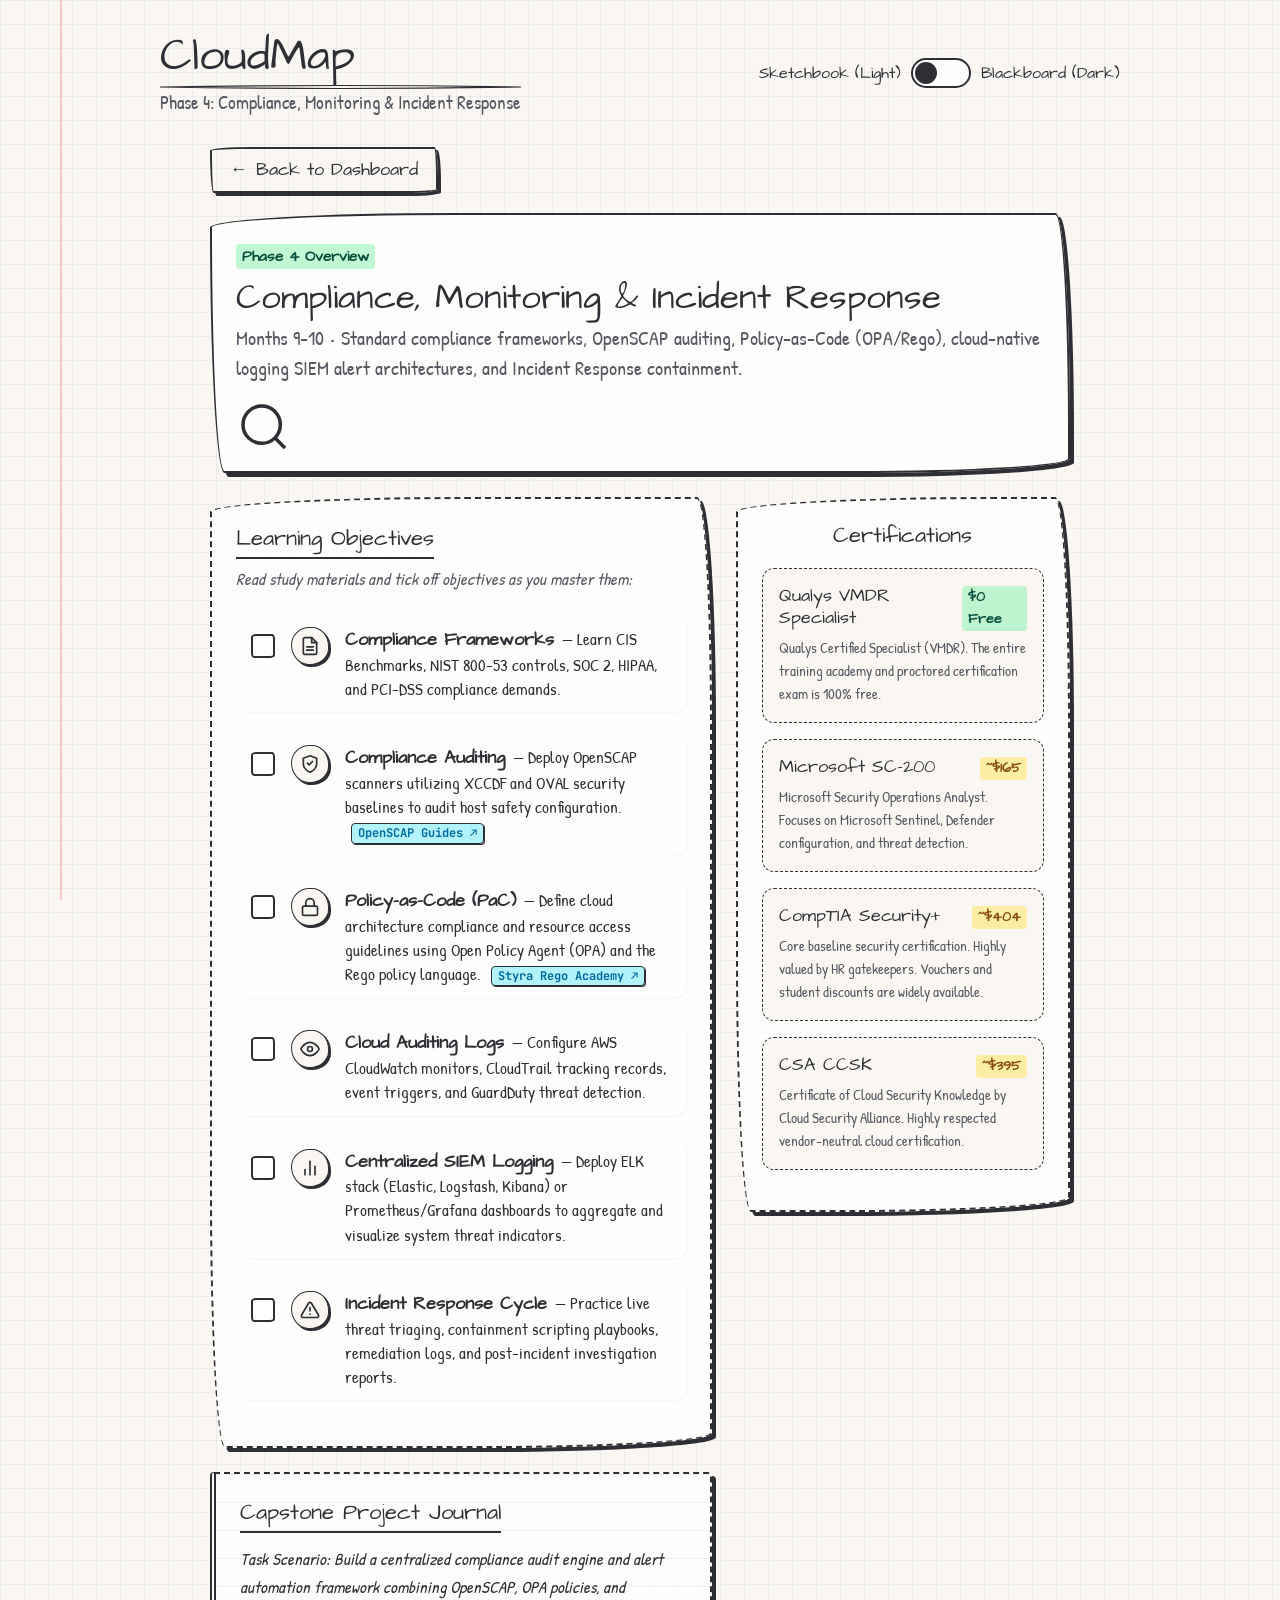
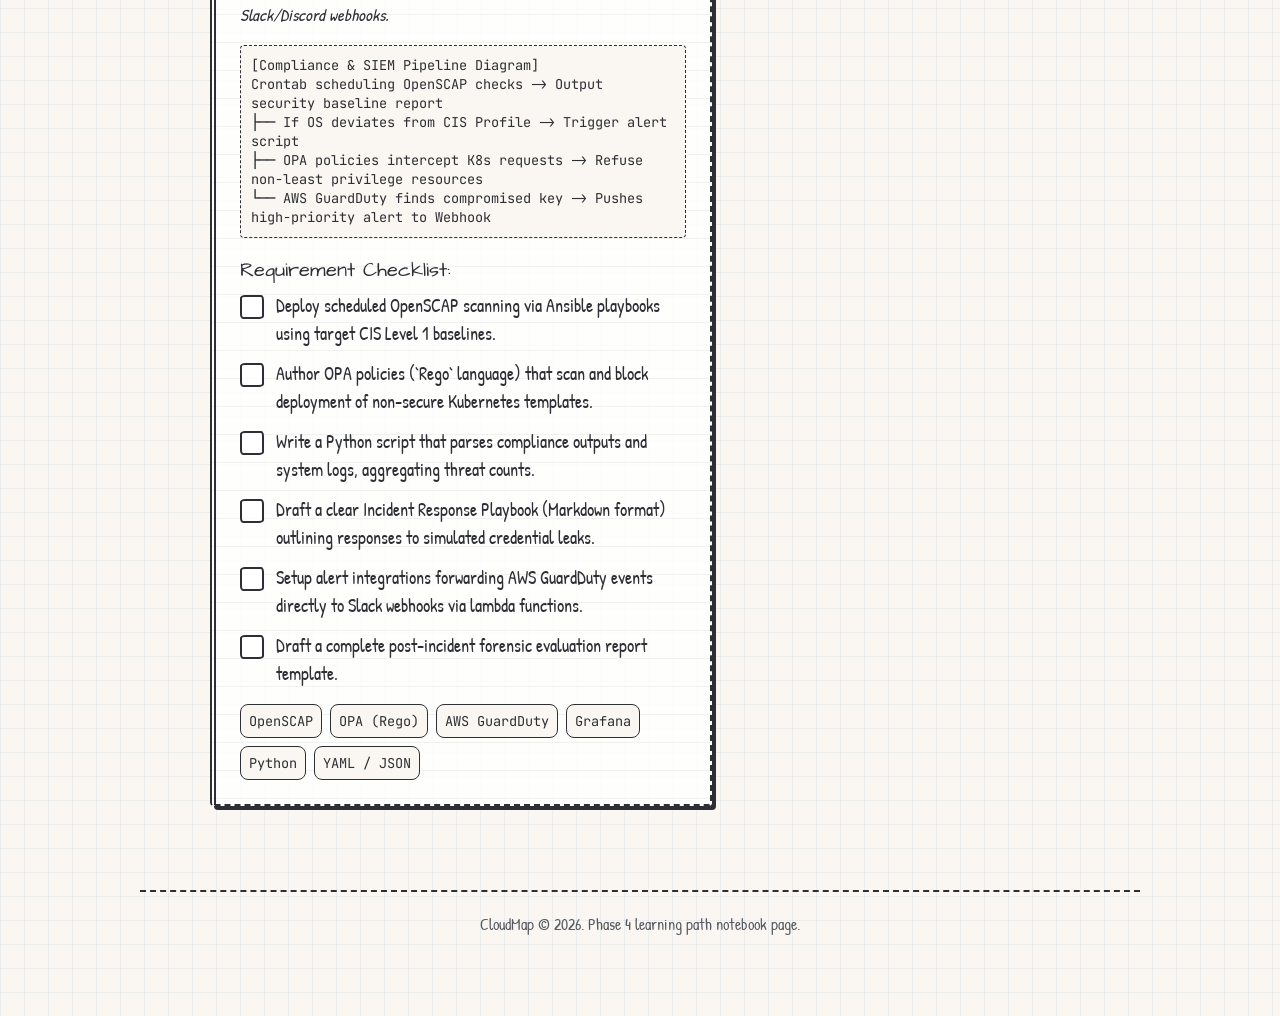
<file: phase4.html>
<!DOCTYPE html>
<html lang="en">
<head>
  <meta charset="UTF-8">
  <meta name="viewport" content="width=device-width, initial-scale=1.0">
  <title>Phase 4: Compliance & Monitoring — CloudMap</title>
  <link rel="stylesheet" href="css/styles.css">
</head>
<body>

  <!-- Header -->
  <header>
    <div class="branding">
      <h1>CloudMap</h1>
      <p>Phase 4: Compliance, Monitoring & Incident Response</p>
    </div>
    
    <!-- Chalkboard theme toggle -->
    <div class="toggle-container" id="theme-toggle" aria-label="Toggle Chalkboard Dark Mode">
      <span>Sketchbook (Light)</span>
      <div class="toggle-switch">
        <div class="toggle-knob"></div>
      </div>
      <span>Blackboard (Dark)</span>
    </div>
  </header>

  <!-- Content Container -->
  <main class="phase-container">
    
    <!-- Back Button -->
    <div class="back-btn-container">
      <a href="index.html" class="sketch-btn">
        <span>←</span> Back to Dashboard
      </a>
    </div>

    <!-- Phase Details Sticker -->
    <section class="phase-header-block sketch-card solid-border">
      <div class="phase-title-group">
        <span class="highlight-green" style="color: #064e3b; font-weight: bold; font-family: 'Architects Daughter'; font-size: 0.95rem;">Phase 4 Overview</span>
        <h2 style="font-family: 'Architects Daughter'; margin-top: 8px;">Compliance, Monitoring & Incident Response</h2>
        <p style="color: var(--text-secondary); margin-top: 4px;">Months 9-10 • Standard compliance frameworks, OpenSCAP auditing, Policy-as-Code (OPA/Rego), cloud-native logging SIEM alert architectures, and Incident Response containment.</p>
      </div>
      <div class="phase-meta">
        <div class="phase-badge-lg" id="phase-badge-p4">
          <svg viewBox="0 0 24 24">
            <circle cx="11" cy="11" r="8" fill="none" />
            <line x1="21" y1="21" x2="16.65" y2="16.65" />
          </svg>
        </div>
      </div>
    </section>

    <!-- Phase Two-Column Layout -->
    <div class="phase-layout">
      
      <!-- Left Column: Study Checkboxes -->
      <section class="phase-objectives-section">
        <div class="sketch-card">
          <h3 style="font-family: 'Architects Daughter'; margin-bottom: 8px;">Learning Objectives</h3>
          <p style="margin-bottom: 24px; font-size: 1.05rem; color: var(--text-secondary); font-style: italic;">
            Read study materials and tick off objectives as you master them:
          </p>
          
          <!-- Obj 1 -->
          <div class="obj-row" onclick="document.getElementById('p4_obj1').click();">
            <div class="obj-checkbox-wrapper">
              <label class="checkbox-container" onclick="event.stopPropagation();">
                <input type="checkbox" id="p4_obj1" data-phase="4">
                <span class="sketch-checkbox"></span>
              </label>
            </div>
            <div class="obj-icon">
              <!-- Compliance Ledger Icon -->
              <svg viewBox="0 0 24 24">
                <path d="M14 2H6a2 2 0 0 0-2 2v16a2 2 0 0 0 2 2h12a2 2 0 0 0 2-2V8z" />
                <polyline points="14 2 14 8 20 8" />
                <line x1="16" y1="13" x2="8" y2="13" />
                <line x1="16" y1="17" x2="8" y2="17" />
              </svg>
            </div>
            <div class="obj-details">
              <strong>Compliance Frameworks</strong> — Learn CIS Benchmarks, NIST 800-53 controls, SOC 2, HIPAA, and PCI-DSS compliance demands.
            </div>
          </div>

          <!-- Obj 2 -->
          <div class="obj-row" onclick="document.getElementById('p4_obj2').click();">
            <div class="obj-checkbox-wrapper">
              <label class="checkbox-container" onclick="event.stopPropagation();">
                <input type="checkbox" id="p4_obj2" data-phase="4">
                <span class="sketch-checkbox"></span>
              </label>
            </div>
            <div class="obj-icon">
              <!-- Checkmark Shield Icon -->
              <svg viewBox="0 0 24 24">
                <path d="M12 22s8-4 8-10V5l-8-3-8 3v7c0 6 8 10 8 10z" />
                <path d="m9 11 2 2 4-4" />
              </svg>
            </div>
            <div class="obj-details">
              <strong>Compliance Auditing</strong> — Deploy OpenSCAP scanners utilizing XCCDF and OVAL security baselines to audit host safety configuration.
              <a href="https://www.open-scap.org/resources/documentation/" target="_blank" class="study-tag" onclick="event.stopPropagation();">OpenSCAP Guides ↗</a>
            </div>
          </div>

          <!-- Obj 3 -->
          <div class="obj-row" onclick="document.getElementById('p4_obj3').click();">
            <div class="obj-checkbox-wrapper">
              <label class="checkbox-container" onclick="event.stopPropagation();">
                <input type="checkbox" id="p4_obj3" data-phase="4">
                <span class="sketch-checkbox"></span>
              </label>
            </div>
            <div class="obj-icon">
              <!-- Policy Padlock Icon -->
              <svg viewBox="0 0 24 24">
                <rect x="3" y="11" width="18" height="11" rx="2" ry="2" />
                <path d="M7 11V7a5 5 0 0 1 10 0v4" />
              </svg>
            </div>
            <div class="obj-details">
              <strong>Policy-as-Code (PaC)</strong> — Define cloud architecture compliance and resource access guidelines using Open Policy Agent (OPA) and the Rego policy language.
              <a href="https://academy.styra.com/" target="_blank" class="study-tag" onclick="event.stopPropagation();">Styra Rego Academy ↗</a>
            </div>
          </div>

          <!-- Obj 4 -->
          <div class="obj-row" onclick="document.getElementById('p4_obj4').click();">
            <div class="obj-checkbox-wrapper">
              <label class="checkbox-container" onclick="event.stopPropagation();">
                <input type="checkbox" id="p4_obj4" data-phase="4">
                <span class="sketch-checkbox"></span>
              </label>
            </div>
            <div class="obj-icon">
              <!-- Eye/Monitoring Icon -->
              <svg viewBox="0 0 24 24">
                <path d="M1 12s4-8 11-8 11 8 11 8-4 8-11 8-11-8-11-8z" />
                <circle cx="12" cy="12" r="3" />
              </svg>
            </div>
            <div class="obj-details">
              <strong>Cloud Auditing Logs</strong> — Configure AWS CloudWatch monitors, CloudTrail tracking records, event triggers, and GuardDuty threat detection.
            </div>
          </div>

          <!-- Obj 5 -->
          <div class="obj-row" onclick="document.getElementById('p4_obj5').click();">
            <div class="obj-checkbox-wrapper">
              <label class="checkbox-container" onclick="event.stopPropagation();">
                <input type="checkbox" id="p4_obj5" data-phase="4">
                <span class="sketch-checkbox"></span>
              </label>
            </div>
            <div class="obj-icon">
              <!-- SIEM Dashboard / Bar Chart Icon -->
              <svg viewBox="0 0 24 24">
                <line x1="18" y1="20" x2="18" y2="10" />
                <line x1="12" y1="20" x2="12" y2="4" />
                <line x1="6" y1="20" x2="6" y2="14" />
              </svg>
            </div>
            <div class="obj-details">
              <strong>Centralized SIEM Logging</strong> — Deploy ELK stack (Elastic, Logstash, Kibana) or Prometheus/Grafana dashboards to aggregate and visualize system threat indicators.
            </div>
          </div>

          <!-- Obj 6 -->
          <div class="obj-row" onclick="document.getElementById('p4_obj6').click();">
            <div class="obj-checkbox-wrapper">
              <label class="checkbox-container" onclick="event.stopPropagation();">
                <input type="checkbox" id="p4_obj6" data-phase="4">
                <span class="sketch-checkbox"></span>
              </label>
            </div>
            <div class="obj-icon">
              <!-- Warning/Alert Triangle Icon -->
              <svg viewBox="0 0 24 24">
                <path d="M10.29 3.86L1.82 18a2 2 0 0 0 1.71 3h16.94a2 2 0 0 0 1.71-3L13.71 3.86a2 2 0 0 0-3.42 0z" />
                <line x1="12" y1="9" x2="12" y2="13" />
                <line x1="12" y1="17" x2="12.01" y2="17" />
              </svg>
            </div>
            <div class="obj-details">
              <strong>Incident Response Cycle</strong> — Practice live threat triaging, containment scripting playbooks, remediation logs, and post-incident investigation reports.
            </div>
          </div>

        </div>

        <!-- Capstone Project lined page -->
        <div class="sketch-card project-journal">
          <h3 style="font-family: 'Architects Daughter';">Capstone Project Journal</h3>
          <p>Task Scenario: Build a centralized compliance audit engine and alert automation framework combining OpenSCAP, OPA policies, and Slack/Discord webhooks.</p>
          
          <div style="margin-bottom: 20px; font-family: 'JetBrains Mono', monospace; font-size: 0.85rem; line-height: 1.4; border: 1px dashed var(--border-color); padding: 10px; background-color: var(--bg-paper); border-radius: 4px;">
            [Compliance & SIEM Pipeline Diagram]<br>
            Crontab scheduling OpenSCAP checks -> Output security baseline report<br>
            ├── If OS deviates from CIS Profile -> Trigger alert script<br>
            ├── OPA policies intercept K8s requests -> Refuse non-least privilege resources<br>
            └── AWS GuardDuty finds compromised key -> Pushes high-priority alert to Webhook
          </div>

          <h4 style="font-family: 'Architects Daughter'; margin-bottom: 10px;">Requirement Checklist:</h4>
          
          <!-- Req 1 -->
          <label class="checkbox-container">
            <input type="checkbox" id="p4_req1" data-phase="4">
            <span class="sketch-checkbox"></span>
            <span class="label-text">Deploy scheduled OpenSCAP scanning via Ansible playbooks using target CIS Level 1 baselines.</span>
          </label>

          <!-- Req 2 -->
          <label class="checkbox-container">
            <input type="checkbox" id="p4_req2" data-phase="4">
            <span class="sketch-checkbox"></span>
            <span class="label-text">Author OPA policies (`Rego` language) that scan and block deployment of non-secure Kubernetes templates.</span>
          </label>

          <!-- Req 3 -->
          <label class="checkbox-container">
            <input type="checkbox" id="p4_req3" data-phase="4">
            <span class="sketch-checkbox"></span>
            <span class="label-text">Write a Python script that parses compliance outputs and system logs, aggregating threat counts.</span>
          </label>

          <!-- Req 4 -->
          <label class="checkbox-container">
            <input type="checkbox" id="p4_req4" data-phase="4">
            <span class="sketch-checkbox"></span>
            <span class="label-text">Draft a clear Incident Response Playbook (Markdown format) outlining responses to simulated credential leaks.</span>
          </label>

          <!-- Req 5 -->
          <label class="checkbox-container">
            <input type="checkbox" id="p4_req5" data-phase="4">
            <span class="sketch-checkbox"></span>
            <span class="label-text">Setup alert integrations forwarding AWS GuardDuty events directly to Slack webhooks via lambda functions.</span>
          </label>

          <!-- Req 6 -->
          <label class="checkbox-container">
            <input type="checkbox" id="p4_req6" data-phase="4">
            <span class="sketch-checkbox"></span>
            <span class="label-text">Draft a complete post-incident forensic evaluation report template.</span>
          </label>

          <div class="project-tools-container">
            <span class="tool-badge">OpenSCAP</span>
            <span class="tool-badge">OPA (Rego)</span>
            <span class="tool-badge">AWS GuardDuty</span>
            <span class="tool-badge">Grafana</span>
            <span class="tool-badge">Python</span>
            <span class="tool-badge">YAML / JSON</span>
          </div>
        </div>
      </section>

      <!-- Right Column: Certs and badges -->
      <section class="phase-sidebar-section">
        
        <!-- Certifications -->
        <div class="sketch-card certs-panel">
          <h3 style="font-family: 'Architects Daughter'; text-align: center; margin-bottom: 18px;">Certifications</h3>
          
          <!-- Cert 1 -->
          <div class="cert-card">
            <div class="cert-title-row">
              <h4 style="font-family: 'Architects Daughter';">Qualys VMDR Specialist</h4>
              <span class="cert-cost highlight-green" style="color: #064e3b; font-weight: bold;">$0 Free</span>
            </div>
            <p class="cert-desc">Qualys Certified Specialist (VMDR). The entire training academy and proctored certification exam is 100% free.</p>
          </div>

          <!-- Cert 2 -->
          <div class="cert-card">
            <div class="cert-title-row">
              <h4 style="font-family: 'Architects Daughter';">Microsoft SC-200</h4>
              <span class="cert-cost highlight-yellow" style="color: #854d0e; font-weight: bold;">~$165</span>
            </div>
            <p class="cert-desc">Microsoft Security Operations Analyst. Focuses on Microsoft Sentinel, Defender configuration, and threat detection.</p>
          </div>

          <!-- Cert 3 -->
          <div class="cert-card">
            <div class="cert-title-row">
              <h4 style="font-family: 'Architects Daughter';">CompTIA Security+</h4>
              <span class="cert-cost highlight-yellow" style="color: #854d0e; font-weight: bold;">~$404</span>
            </div>
            <p class="cert-desc">Core baseline security certification. Highly valued by HR gatekeepers. Vouchers and student discounts are widely available.</p>
          </div>

          <!-- Cert 4 -->
          <div class="cert-card">
            <div class="cert-title-row">
              <h4 style="font-family: 'Architects Daughter';">CSA CCSK</h4>
              <span class="cert-cost highlight-yellow" style="color: #854d0e; font-weight: bold;">~$395</span>
            </div>
            <p class="cert-desc">Certificate of Cloud Security Knowledge by Cloud Security Alliance. Highly respected vendor-neutral cloud certification.</p>
          </div>

        </div>

      </section>

    </div>

  </main>

  <!-- Footer -->
  <footer>
    <p>CloudMap &copy; 2026. Phase 4 learning path notebook page.</p>
  </footer>

  <script src="js/app.js"></script>
</body>
</html>
</file>
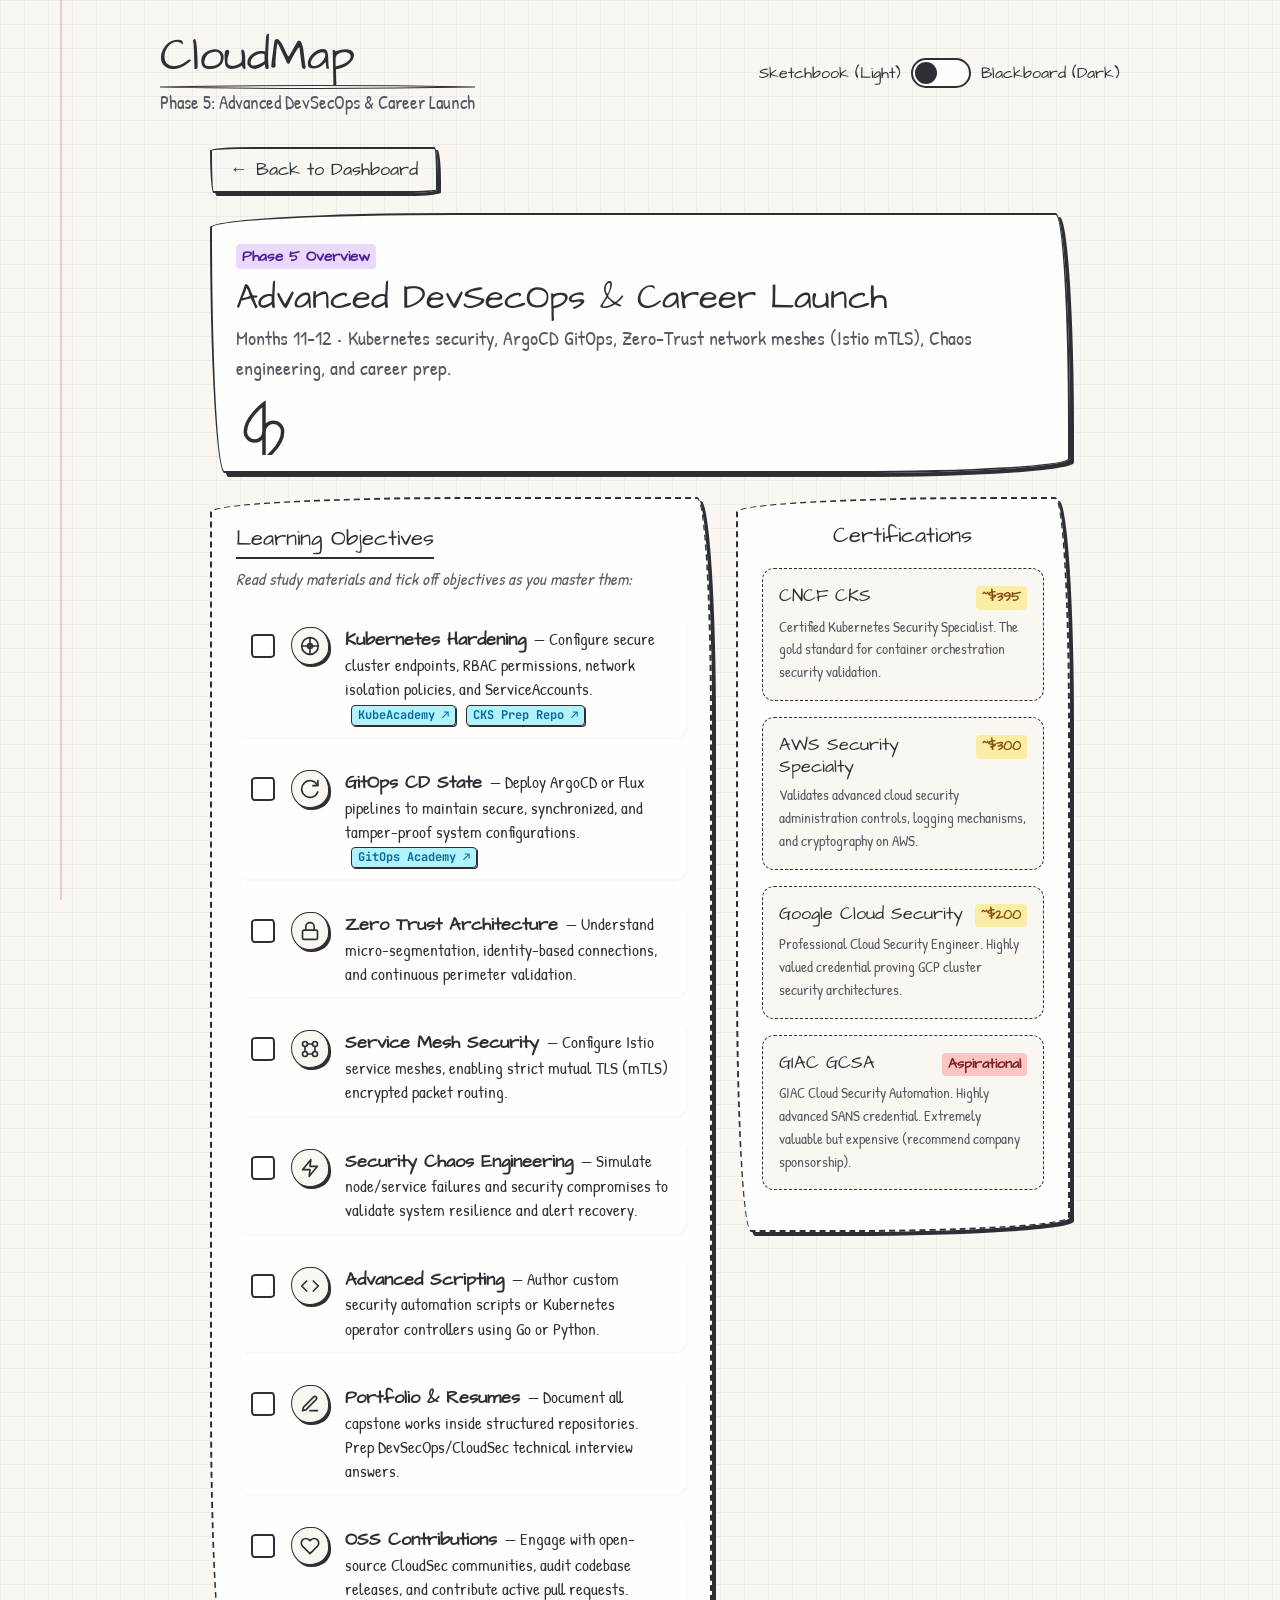
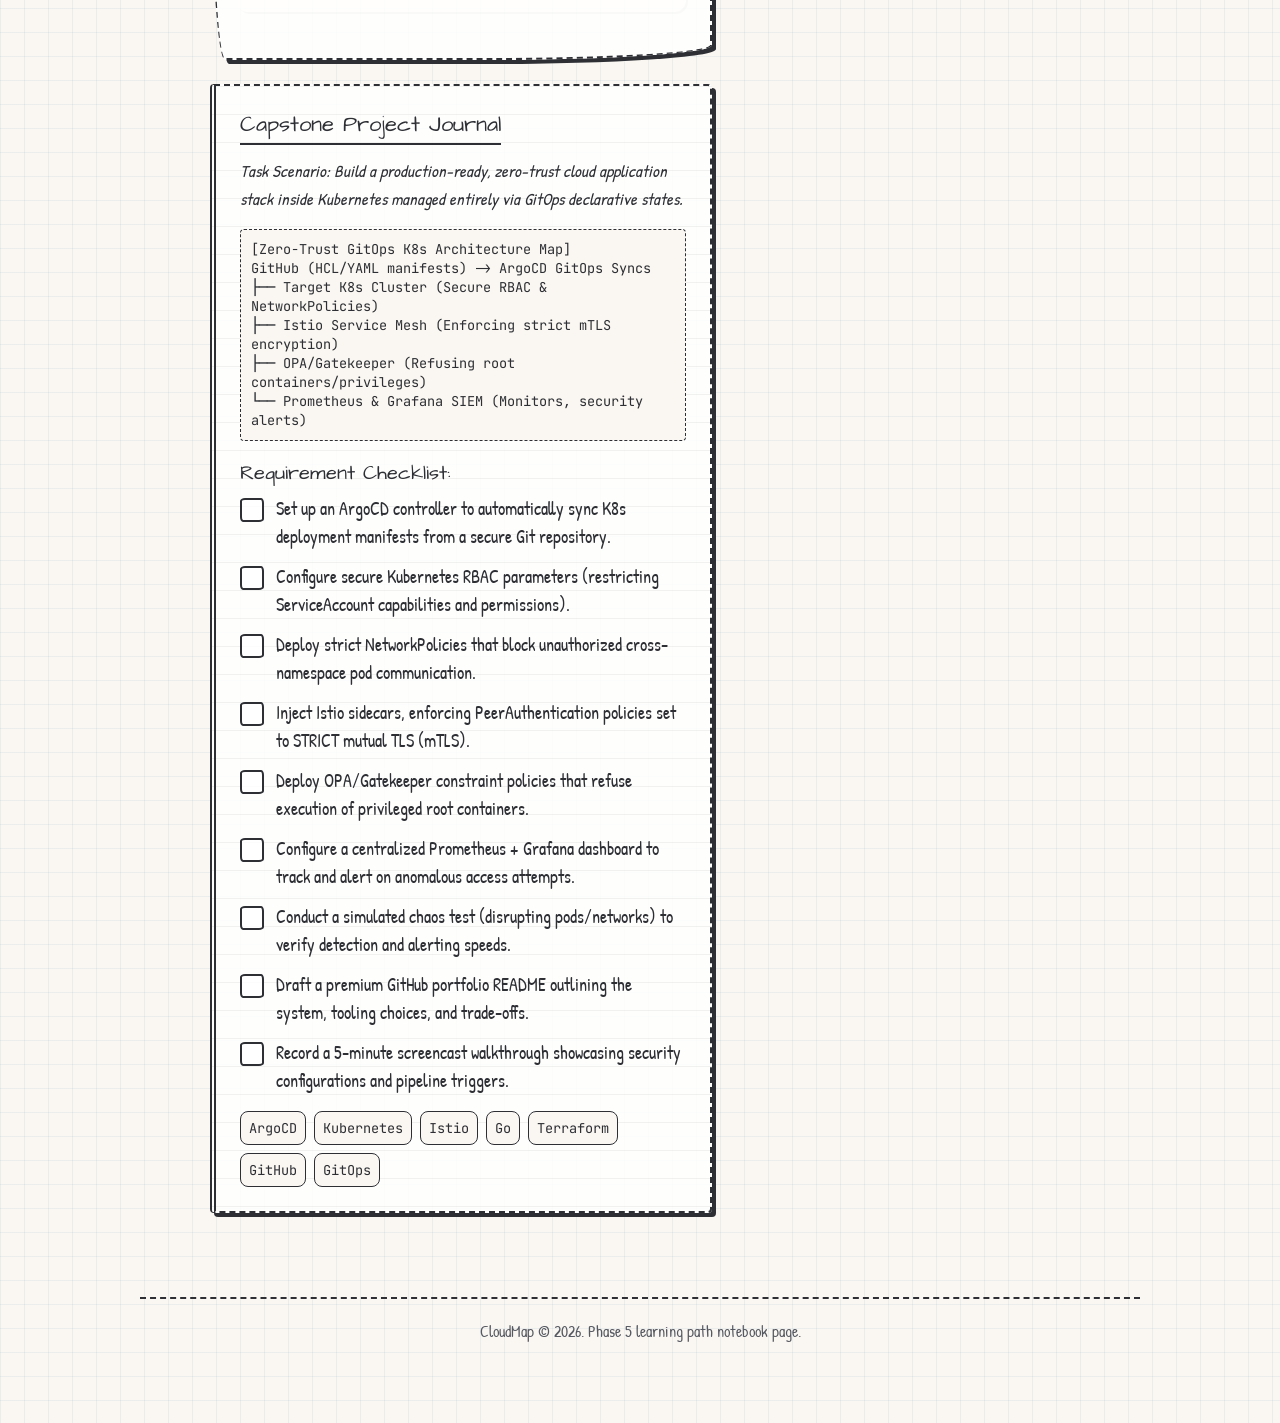
<file: phase5.html>
<!DOCTYPE html>
<html lang="en">
<head>
  <meta charset="UTF-8">
  <meta name="viewport" content="width=device-width, initial-scale=1.0">
  <title>Phase 5: Advanced DevSecOps — CloudMap</title>
  <link rel="stylesheet" href="css/styles.css">
</head>
<body>

  <!-- Header -->
  <header>
    <div class="branding">
      <h1>CloudMap</h1>
      <p>Phase 5: Advanced DevSecOps & Career Launch</p>
    </div>
    
    <!-- Chalkboard theme toggle -->
    <div class="toggle-container" id="theme-toggle" aria-label="Toggle Chalkboard Dark Mode">
      <span>Sketchbook (Light)</span>
      <div class="toggle-switch">
        <div class="toggle-knob"></div>
      </div>
      <span>Blackboard (Dark)</span>
    </div>
  </header>

  <!-- Content Container -->
  <main class="phase-container">
    
    <!-- Back Button -->
    <div class="back-btn-container">
      <a href="index.html" class="sketch-btn">
        <span>←</span> Back to Dashboard
      </a>
    </div>

    <!-- Phase Details Sticker -->
    <section class="phase-header-block sketch-card solid-border">
      <div class="phase-title-group">
        <span class="highlight-violet" style="color: #4c1d95; font-weight: bold; font-family: 'Architects Daughter'; font-size: 0.95rem;">Phase 5 Overview</span>
        <h2 style="font-family: 'Architects Daughter'; margin-top: 8px;">Advanced DevSecOps & Career Launch</h2>
        <p style="color: var(--text-secondary); margin-top: 4px;">Months 11-12 • Kubernetes security, ArgoCD GitOps, Zero-Trust network meshes (Istio mTLS), Chaos engineering, and career prep.</p>
      </div>
      <div class="phase-meta">
        <div class="phase-badge-lg" id="phase-badge-p5">
          <svg viewBox="0 0 24 24">
            <path d="M12 2s-8 6-8 12c0 2.2 1.8 4 4 4s4-1.8 4-4c0-2.2 1.8-4 4-4s4 1.8 4 4c0 6-8 12-8 12z" fill="none" />
          </svg>
        </div>
      </div>
    </section>

    <!-- Phase Two-Column Layout -->
    <div class="phase-layout">
      
      <!-- Left Column: Study Checkboxes -->
      <section class="phase-objectives-section">
        <div class="sketch-card">
          <h3 style="font-family: 'Architects Daughter'; margin-bottom: 8px;">Learning Objectives</h3>
          <p style="margin-bottom: 24px; font-size: 1.05rem; color: var(--text-secondary); font-style: italic;">
            Read study materials and tick off objectives as you master them:
          </p>
          
          <!-- Obj 1 -->
          <div class="obj-row" onclick="document.getElementById('p5_obj1').click();">
            <div class="obj-checkbox-wrapper">
              <label class="checkbox-container" onclick="event.stopPropagation();">
                <input type="checkbox" id="p5_obj1" data-phase="5">
                <span class="sketch-checkbox"></span>
              </label>
            </div>
            <div class="obj-icon">
              <!-- Kubernetes Wheel/Helm Icon -->
              <svg viewBox="0 0 24 24">
                <circle cx="12" cy="12" r="10" />
                <path d="M12 2v20 M2 12h20 M12 12m-3 0a3 3 0 1 0 6 0 3 3 0 1 0-6 0" />
              </svg>
            </div>
            <div class="obj-details">
              <strong>Kubernetes Hardening</strong> — Configure secure cluster endpoints, RBAC permissions, network isolation policies, and ServiceAccounts.
              <a href="https://kubeacademy.vmware.com/" target="_blank" class="study-tag" onclick="event.stopPropagation();">KubeAcademy ↗</a>
              <a href="https://github.com/walidshaari/Certified-Kubernetes-Security-Specialist" target="_blank" class="study-tag" onclick="event.stopPropagation();">CKS Prep Repo ↗</a>
            </div>
          </div>

          <!-- Obj 2 -->
          <div class="obj-row" onclick="document.getElementById('p5_obj2').click();">
            <div class="obj-checkbox-wrapper">
              <label class="checkbox-container" onclick="event.stopPropagation();">
                <input type="checkbox" id="p5_obj2" data-phase="5">
                <span class="sketch-checkbox"></span>
              </label>
            </div>
            <div class="obj-icon">
              <!-- GitOps CD Sync Icon -->
              <svg viewBox="0 0 24 24">
                <path d="M21.5 2v6h-6 M21.34 15.57a10 10 0 1 1-.57-8.38l.73-.73" />
              </svg>
            </div>
            <div class="obj-details">
              <strong>GitOps CD State</strong> — Deploy ArgoCD or Flux pipelines to maintain secure, synchronized, and tamper-proof system configurations.
              <a href="https://codefresh.io/gitops-certification/" target="_blank" class="study-tag" onclick="event.stopPropagation();">GitOps Academy ↗</a>
            </div>
          </div>

          <!-- Obj 3 -->
          <div class="obj-row" onclick="document.getElementById('p5_obj3').click();">
            <div class="obj-checkbox-wrapper">
              <label class="checkbox-container" onclick="event.stopPropagation();">
                <input type="checkbox" id="p5_obj3" data-phase="5">
                <span class="sketch-checkbox"></span>
              </label>
            </div>
            <div class="obj-icon">
              <!-- Zero Trust Padlock Icon -->
              <svg viewBox="0 0 24 24">
                <rect x="3" y="11" width="18" height="11" rx="2" ry="2" />
                <path d="M7 11V7a5 5 0 0 1 10 0v4" />
              </svg>
            </div>
            <div class="obj-details">
              <strong>Zero Trust Architecture</strong> — Understand micro-segmentation, identity-based connections, and continuous perimeter validation.
            </div>
          </div>

          <!-- Obj 4 -->
          <div class="obj-row" onclick="document.getElementById('p5_obj4').click();">
            <div class="obj-checkbox-wrapper">
              <label class="checkbox-container" onclick="event.stopPropagation();">
                <input type="checkbox" id="p5_obj4" data-phase="5">
                <span class="sketch-checkbox"></span>
              </label>
            </div>
            <div class="obj-icon">
              <!-- Service Mesh Network Icon -->
              <svg viewBox="0 0 24 24">
                <circle cx="18" cy="18" r="3" />
                <circle cx="6" cy="6" r="3" />
                <circle cx="6" cy="18" r="3" />
                <circle cx="18" cy="6" r="3" />
                <line x1="6" y1="9" x2="6" y2="15" />
                <line x1="18" y1="9" x2="18" y2="15" />
                <line x1="9" y1="6" x2="15" y2="6" />
                <line x1="9" y1="18" x2="15" y2="18" />
              </svg>
            </div>
            <div class="obj-details">
              <strong>Service Mesh Security</strong> — Configure Istio service meshes, enabling strict mutual TLS (mTLS) encrypted packet routing.
            </div>
          </div>

          <!-- Obj 5 -->
          <div class="obj-row" onclick="document.getElementById('p5_obj5').click();">
            <div class="obj-checkbox-wrapper">
              <label class="checkbox-container" onclick="event.stopPropagation();">
                <input type="checkbox" id="p5_obj5" data-phase="5">
                <span class="sketch-checkbox"></span>
              </label>
            </div>
            <div class="obj-icon">
              <!-- Chaos Lightning Icon -->
              <svg viewBox="0 0 24 24">
                <polygon points="13 2 3 14 12 14 11 22 21 10 12 10 13 2" />
              </svg>
            </div>
            <div class="obj-details">
              <strong>Security Chaos Engineering</strong> — Simulate node/service failures and security compromises to validate system resilience and alert recovery.
            </div>
          </div>

          <!-- Obj 6 -->
          <div class="obj-row" onclick="document.getElementById('p5_obj6').click();">
            <div class="obj-checkbox-wrapper">
              <label class="checkbox-container" onclick="event.stopPropagation();">
                <input type="checkbox" id="p5_obj6" data-phase="5">
                <span class="sketch-checkbox"></span>
              </label>
            </div>
            <div class="obj-icon">
              <!-- Code Braces Icon -->
              <svg viewBox="0 0 24 24">
                <polyline points="16 18 22 12 16 6" />
                <polyline points="8 6 2 12 8 18" />
              </svg>
            </div>
            <div class="obj-details">
              <strong>Advanced Scripting</strong> — Author custom security automation scripts or Kubernetes operator controllers using Go or Python.
            </div>
          </div>

          <!-- Obj 7 -->
          <div class="obj-row" onclick="document.getElementById('p5_obj7').click();">
            <div class="obj-checkbox-wrapper">
              <label class="checkbox-container" onclick="event.stopPropagation();">
                <input type="checkbox" id="p5_obj7" data-phase="5">
                <span class="sketch-checkbox"></span>
              </label>
            </div>
            <div class="obj-icon">
              <!-- Quill/Portfolio Icon -->
              <svg viewBox="0 0 24 24">
                <path d="M12 20h9 M16.5 3.5a2.12 2.12 0 0 1 3 3L7 19l-4 1 1-4Z" />
              </svg>
            </div>
            <div class="obj-details">
              <strong>Portfolio & Resumes</strong> — Document all capstone works inside structured repositories. Prep DevSecOps/CloudSec technical interview answers.
            </div>
          </div>

          <!-- Obj 8 -->
          <div class="obj-row" onclick="document.getElementById('p5_obj8').click();">
            <div class="obj-checkbox-wrapper">
              <label class="checkbox-container" onclick="event.stopPropagation();">
                <input type="checkbox" id="p5_obj8" data-phase="5">
                <span class="sketch-checkbox"></span>
              </label>
            </div>
            <div class="obj-icon">
              <!-- Heart/Engage Icon -->
              <svg viewBox="0 0 24 24">
                <path d="M20.84 4.61a5.5 5.5 0 0 0-7.78 0L12 5.67l-1.06-1.06a5.5 5.5 0 0 0-7.78 7.78l1.06 1.06L12 21.23l7.78-7.78 1.06-1.06a5.5 5.5 0 0 0 0-7.78z" />
              </svg>
            </div>
            <div class="obj-details">
              <strong>OSS Contributions</strong> — Engage with open-source CloudSec communities, audit codebase releases, and contribute active pull requests.
            </div>
          </div>

        </div>

        <!-- Capstone Project lined page -->
        <div class="sketch-card project-journal">
          <h3 style="font-family: 'Architects Daughter';">Capstone Project Journal</h3>
          <p>Task Scenario: Build a production-ready, zero-trust cloud application stack inside Kubernetes managed entirely via GitOps declarative states.</p>
          
          <div style="margin-bottom: 20px; font-family: 'JetBrains Mono', monospace; font-size: 0.85rem; line-height: 1.4; border: 1px dashed var(--border-color); padding: 10px; background-color: var(--bg-paper); border-radius: 4px;">
            [Zero-Trust GitOps K8s Architecture Map]<br>
            GitHub (HCL/YAML manifests) -> ArgoCD GitOps Syncs<br>
            ├── Target K8s Cluster (Secure RBAC & NetworkPolicies)<br>
            ├── Istio Service Mesh (Enforcing strict mTLS encryption)<br>
            ├── OPA/Gatekeeper (Refusing root containers/privileges)<br>
            └── Prometheus & Grafana SIEM (Monitors, security alerts)
          </div>

          <h4 style="font-family: 'Architects Daughter'; margin-bottom: 10px;">Requirement Checklist:</h4>
          
          <!-- Req 1 -->
          <label class="checkbox-container">
            <input type="checkbox" id="p5_req1" data-phase="5">
            <span class="sketch-checkbox"></span>
            <span class="label-text">Set up an ArgoCD controller to automatically sync K8s deployment manifests from a secure Git repository.</span>
          </label>

          <!-- Req 2 -->
          <label class="checkbox-container">
            <input type="checkbox" id="p5_req2" data-phase="5">
            <span class="sketch-checkbox"></span>
            <span class="label-text">Configure secure Kubernetes RBAC parameters (restricting ServiceAccount capabilities and permissions).</span>
          </label>

          <!-- Req 3 -->
          <label class="checkbox-container">
            <input type="checkbox" id="p5_req3" data-phase="5">
            <span class="sketch-checkbox"></span>
            <span class="label-text">Deploy strict NetworkPolicies that block unauthorized cross-namespace pod communication.</span>
          </label>

          <!-- Req 4 -->
          <label class="checkbox-container">
            <input type="checkbox" id="p5_req4" data-phase="5">
            <span class="sketch-checkbox"></span>
            <span class="label-text">Inject Istio sidecars, enforcing PeerAuthentication policies set to STRICT mutual TLS (mTLS).</span>
          </label>

          <!-- Req 5 -->
          <label class="checkbox-container">
            <input type="checkbox" id="p5_req5" data-phase="5">
            <span class="sketch-checkbox"></span>
            <span class="label-text">Deploy OPA/Gatekeeper constraint policies that refuse execution of privileged root containers.</span>
          </label>

          <!-- Req 6 -->
          <label class="checkbox-container">
            <input type="checkbox" id="p5_req6" data-phase="5">
            <span class="sketch-checkbox"></span>
            <span class="label-text">Configure a centralized Prometheus + Grafana dashboard to track and alert on anomalous access attempts.</span>
          </label>

          <!-- Req 7 -->
          <label class="checkbox-container">
            <input type="checkbox" id="p5_req7" data-phase="5">
            <span class="sketch-checkbox"></span>
            <span class="label-text">Conduct a simulated chaos test (disrupting pods/networks) to verify detection and alerting speeds.</span>
          </label>

          <!-- Req 8 -->
          <label class="checkbox-container">
            <input type="checkbox" id="p5_req8" data-phase="5">
            <span class="sketch-checkbox"></span>
            <span class="label-text">Draft a premium GitHub portfolio README outlining the system, tooling choices, and trade-offs.</span>
          </label>

          <!-- Req 9 -->
          <label class="checkbox-container">
            <input type="checkbox" id="p5_req9" data-phase="5">
            <span class="sketch-checkbox"></span>
            <span class="label-text">Record a 5-minute screencast walkthrough showcasing security configurations and pipeline triggers.</span>
          </label>

          <div class="project-tools-container">
            <span class="tool-badge">ArgoCD</span>
            <span class="tool-badge">Kubernetes</span>
            <span class="tool-badge">Istio</span>
            <span class="tool-badge">Go</span>
            <span class="tool-badge">Terraform</span>
            <span class="tool-badge">GitHub</span>
            <span class="tool-badge">GitOps</span>
          </div>
        </div>
      </section>

      <!-- Right Column: Certs and badges -->
      <section class="phase-sidebar-section">
        
        <!-- Certifications -->
        <div class="sketch-card certs-panel">
          <h3 style="font-family: 'Architects Daughter'; text-align: center; margin-bottom: 18px;">Certifications</h3>
          
          <!-- Cert 1 -->
          <div class="cert-card">
            <div class="cert-title-row">
              <h4 style="font-family: 'Architects Daughter';">CNCF CKS</h4>
              <span class="cert-cost highlight-yellow" style="color: #854d0e; font-weight: bold;">~$395</span>
            </div>
            <p class="cert-desc">Certified Kubernetes Security Specialist. The gold standard for container orchestration security validation.</p>
          </div>

          <!-- Cert 2 -->
          <div class="cert-card">
            <div class="cert-title-row">
              <h4 style="font-family: 'Architects Daughter';">AWS Security Specialty</h4>
              <span class="cert-cost highlight-yellow" style="color: #854d0e; font-weight: bold;">~$300</span>
            </div>
            <p class="cert-desc">Validates advanced cloud security administration controls, logging mechanisms, and cryptography on AWS.</p>
          </div>

          <!-- Cert 3 -->
          <div class="cert-card">
            <div class="cert-title-row">
              <h4 style="font-family: 'Architects Daughter';">Google Cloud Security</h4>
              <span class="cert-cost highlight-yellow" style="color: #854d0e; font-weight: bold;">~$200</span>
            </div>
            <p class="cert-desc">Professional Cloud Security Engineer. Highly valued credential proving GCP cluster security architectures.</p>
          </div>

          <!-- Cert 4 -->
          <div class="cert-card">
            <div class="cert-title-row">
              <h4 style="font-family: 'Architects Daughter';">GIAC GCSA</h4>
              <span class="cert-cost highlight-red" style="color: #7f1d1d; font-weight: bold;">Aspirational</span>
            </div>
            <p class="cert-desc">GIAC Cloud Security Automation. Highly advanced SANS credential. Extremely valuable but expensive (recommend company sponsorship).</p>
          </div>

        </div>

      </section>

    </div>

  </main>

  <!-- Footer -->
  <footer>
    <p>CloudMap &copy; 2026. Phase 5 learning path notebook page.</p>
  </footer>

  <script src="js/app.js"></script>
</body>
</html>
</file>
<file: css/styles.css>
@import url('https://fonts.googleapis.com/css2?family=Architects+Daughter&family=Patrick+Hand&family=JetBrains+Mono:wght@400;500;700&display=swap');

:root {
  /* Colors for Light Mode (Sketchbook) */
  --bg-paper: #FAF7F2;
  --grid-line-color: rgba(68, 119, 170, 0.08);
  --border-color: #2D2F34;
  --text-primary: #2D2F34;
  --text-secondary: #565961;
  
  --marker-yellow: rgba(253, 224, 71, 0.45);
  --marker-cyan: rgba(103, 232, 249, 0.5);
  --marker-green: rgba(134, 239, 172, 0.5);
  --marker-violet: rgba(216, 180, 254, 0.5);
  --marker-red: rgba(252, 165, 165, 0.6);
  --marker-blue: rgba(147, 197, 253, 0.5);
  
  --card-bg: rgba(255, 255, 255, 0.8);
  --chalk-dust: rgba(0, 0, 0, 0.03);
  --margin-line: rgba(239, 68, 68, 0.25);
  
  --badge-glow: 0 0 10px rgba(253, 224, 71, 0.4);
}

body.dark-mode {
  /* Colors for Dark Mode (Blackboard) */
  --bg-paper: #1B1C1E;
  --grid-line-color: rgba(255, 255, 255, 0.05);
  --border-color: #E2E8F0;
  --text-primary: #F1F5F9;
  --text-secondary: #94A3B8;
  
  --marker-yellow: rgba(234, 179, 8, 0.25);
  --marker-cyan: rgba(6, 182, 212, 0.25);
  --marker-green: rgba(34, 197, 94, 0.25);
  --marker-violet: rgba(168, 85, 247, 0.25);
  --marker-red: rgba(239, 68, 68, 0.25);
  --marker-blue: rgba(29, 78, 216, 0.25);
  
  --card-bg: rgba(30, 31, 34, 0.85);
  --chalk-dust: rgba(255, 255, 255, 0.03);
  --margin-line: rgba(239, 68, 68, 0.15);
  
  --badge-glow: 0 0 15px rgba(234, 179, 8, 0.3);
}

* {
  box-sizing: border-box;
  margin: 0;
  padding: 0;
}

body {
  font-family: 'Patrick Hand', cursive, sans-serif;
  font-size: 20px;
  line-height: 1.5;
  color: var(--text-primary);
  background-color: var(--bg-paper);
  background-image: 
    linear-gradient(90deg, var(--grid-line-color) 1px, transparent 1px),
    linear-gradient(var(--grid-line-color) 1px, transparent 1px);
  background-size: 24px 24px;
  min-height: 100vh;
  position: relative;
  overflow-x: hidden;
  padding-bottom: 60px;
  transition: background-color 0.3s ease, color 0.3s ease;
}

/* Notebook Pink Margin Line */
body::before {
  content: '';
  position: fixed;
  top: 0;
  left: 60px;
  width: 2px;
  height: 100%;
  background-color: var(--margin-line);
  z-index: -1;
  pointer-events: none;
}

/* Fonts & Headings */
h1, h2, h3, h4, h5, h6 {
  font-family: 'Architects Daughter', cursive, sans-serif;
  font-weight: normal;
  margin-bottom: 0.5em;
  line-height: 1.2;
}

h1 { font-size: 2.5rem; text-align: center; }
h2 { font-size: 1.8rem; }
h3 { font-size: 1.4rem; }

a {
  color: inherit;
  text-decoration: none;
}

/* Sketched Card Component */
.sketch-card {
  background-color: var(--card-bg);
  border: 2px dashed var(--border-color);
  border-radius: 255px 15px 225px 15px / 15px 225px 15px 255px;
  padding: 24px;
  margin-bottom: 24px;
  box-shadow: 4px 4px 0px var(--border-color);
  position: relative;
  transition: transform 0.2s ease, box-shadow 0.2s ease, border-color 0.3s ease;
}

.sketch-card:hover {
  transform: translate(-2px, -2px);
  box-shadow: 6px 6px 0px var(--border-color);
}

.sketch-card.solid-border {
  border-style: solid;
  border-width: 2.5px;
}

/* Hard Sketch Button */
.sketch-btn {
  font-family: 'Architects Daughter', cursive, sans-serif;
  background-color: transparent;
  color: var(--text-primary);
  border: 2px solid var(--border-color);
  border-radius: 120px 10px 90px 10px / 10px 90px 10px 120px;
  padding: 8px 18px;
  font-size: 1.1rem;
  cursor: pointer;
  display: inline-flex;
  align-items: center;
  gap: 8px;
  box-shadow: 3px 3px 0px var(--border-color);
  transition: transform 0.1s ease, box-shadow 0.1s ease;
  user-select: none;
}

.sketch-btn:hover {
  transform: translate(-1px, -1px);
  box-shadow: 4px 4px 0px var(--border-color);
}

.sketch-btn:active {
  transform: translate(2px, 2px);
  box-shadow: 1px 1px 0px var(--border-color);
}

/* Highlighter Fills */
.highlight-yellow { background-color: var(--marker-yellow); border-radius: 4px; padding: 2px 6px; }
.highlight-cyan { background-color: var(--marker-cyan); border-radius: 4px; padding: 2px 6px; }
.highlight-green { background-color: var(--marker-green); border-radius: 4px; padding: 2px 6px; }
.highlight-violet { background-color: var(--marker-violet); border-radius: 4px; padding: 2px 6px; }
.highlight-red { background-color: var(--marker-red); border-radius: 4px; padding: 2px 6px; }
.highlight-blue { background-color: var(--marker-blue); border-radius: 4px; padding: 2px 6px; }

/* Custom Checkbox */
.checkbox-container {
  display: flex;
  align-items: flex-start;
  gap: 12px;
  cursor: pointer;
  margin-bottom: 12px;
  user-select: none;
}

.checkbox-container input {
  display: none;
}

.sketch-checkbox {
  width: 24px;
  height: 24px;
  border: 2px solid var(--border-color);
  border-radius: 5px 3px 5px 3px / 3px 5px 3px 5px;
  display: flex;
  align-items: center;
  justify-content: center;
  flex-shrink: 0;
  margin-top: 3px;
  position: relative;
  background-color: var(--card-bg);
  transition: background-color 0.2s ease;
}

.checkbox-container:hover .sketch-checkbox {
  background-color: var(--marker-yellow);
}

/* Dynamic Hand-Drawn Checkmark X */
.sketch-checkbox::after {
  content: "X";
  font-family: 'Architects Daughter', cursive, sans-serif;
  font-size: 1.1rem;
  color: var(--text-primary);
  position: absolute;
  font-weight: bold;
  opacity: 0;
  transform: scale(0.5) rotate(-15deg);
  transition: transform 0.2s cubic-bezier(0.175, 0.885, 0.32, 1.275), opacity 0.15s ease;
}

.checkbox-container input:checked + .sketch-checkbox::after {
  opacity: 1;
  transform: scale(1) rotate(5deg);
}

.checkbox-container input:checked ~ .label-text {
  text-decoration: line-through;
  opacity: 0.7;
}

.label-text {
  transition: opacity 0.2s ease, text-decoration 0.2s ease;
  font-size: 1.1rem;
}

/* Header & Navigation */
header {
  max-width: 1000px;
  margin: 30px auto 10px auto;
  padding: 0 20px;
  display: flex;
  justify-content: space-between;
  align-items: center;
  flex-wrap: wrap;
  gap: 20px;
}

.branding {
  display: flex;
  flex-direction: column;
}

.branding h1 {
  text-align: left;
  font-size: 2.8rem;
  margin-bottom: 0;
  display: inline-block;
  position: relative;
}

/* Handwritten Underline Doodle */
.branding h1::after {
  content: '';
  position: absolute;
  bottom: -6px;
  left: 0;
  width: 100%;
  height: 6px;
  background-image: url("data:image/svg+xml;utf8,<svg xmlns='http://www.w3.org/2000/svg' viewBox='0 0 100 10' preserveAspectRatio='none'><path d='M0,5 Q50,0 100,5 Q50,10 0,5' fill='none' stroke='%232D2F34' stroke-width='2'/></svg>");
  background-size: 100% 100%;
}

body.dark-mode .branding h1::after {
  background-image: url("data:image/svg+xml;utf8,<svg xmlns='http://www.w3.org/2000/svg' viewBox='0 0 100 10' preserveAspectRatio='none'><path d='M0,5 Q50,0 100,5 Q50,10 0,5' fill='none' stroke='%23E2E8F0' stroke-width='2'/></svg>");
}

.branding p {
  font-size: 1.2rem;
  color: var(--text-secondary);
  margin-top: 4px;
}

/* Dark Mode Chalkboard Toggle */
.toggle-container {
  display: flex;
  align-items: center;
  gap: 10px;
  cursor: pointer;
  user-select: none;
  font-family: 'Architects Daughter', cursive, sans-serif;
  font-size: 1rem;
}

.toggle-switch {
  width: 60px;
  height: 30px;
  border: 2px solid var(--border-color);
  border-radius: 15px;
  position: relative;
  background-color: var(--card-bg);
  transition: background-color 0.2s ease;
}

.toggle-knob {
  width: 22px;
  height: 22px;
  border-radius: 50%;
  background-color: var(--border-color);
  position: absolute;
  top: 2px;
  left: 2px;
  transition: transform 0.25s cubic-bezier(0.68, -0.55, 0.265, 1.55);
}

body.dark-mode .toggle-knob {
  transform: translateX(30px);
  background-color: #F1F5F9;
}

/* Dashboard Hub Grid */
.dashboard-container {
  max-width: 1000px;
  margin: 0 auto;
  padding: 20px;
}

/* Sketched Progress Section */
.progress-section {
  display: grid;
  grid-template-columns: 2fr 1fr;
  gap: 20px;
  margin-bottom: 24px;
}

@media (max-width: 768px) {
  .progress-section {
    grid-template-columns: 1fr;
  }
}

.progress-header {
  display: flex;
  justify-content: space-between;
  align-items: baseline;
  margin-bottom: 10px;
}

.progress-percentage {
  font-family: 'Architects Daughter', cursive, sans-serif;
  font-size: 2rem;
  font-weight: bold;
}

/* Crayon/Pencil Shaded Progress Bar */
.progress-bar-container {
  height: 26px;
  border: 2px solid var(--border-color);
  border-radius: 13px;
  background-color: var(--bg-paper);
  overflow: hidden;
  position: relative;
  box-shadow: inset 1px 1px 3px rgba(0,0,0,0.1);
}

.progress-bar-fill {
  height: 100%;
  width: 0%;
  background-color: var(--marker-yellow);
  background-image: repeating-linear-gradient(
    45deg,
    transparent,
    transparent 4px,
    rgba(0, 0, 0, 0.08) 4px,
    rgba(0, 0, 0, 0.08) 8px
  );
  border-radius: 11px 0 0 11px;
  transition: width 0.8s cubic-bezier(0.1, 0.8, 0.2, 1);
  position: relative;
}

body.dark-mode .progress-bar-fill {
  background-image: repeating-linear-gradient(
    45deg,
    transparent,
    transparent 4px,
    rgba(255, 255, 255, 0.1) 4px,
    rgba(255, 255, 255, 0.1) 8px
  );
}

/* Trophy Badge Shelf */
.badge-shelf {
  display: flex;
  justify-content: space-around;
  align-items: center;
  gap: 8px;
  padding: 10px;
  border-top: 2px dashed var(--border-color);
  margin-top: 10px;
}

.badge-item {
  width: 48px;
  height: 48px;
  position: relative;
  display: flex;
  justify-content: center;
  align-items: center;
  transition: transform 0.3s cubic-bezier(0.175, 0.885, 0.32, 1.275);
}

.badge-item svg {
  width: 100%;
  height: 100%;
  fill: none;
  stroke: var(--border-color);
  stroke-width: 1.5;
  transition: stroke 0.3s ease, filter 0.3s ease;
  filter: grayscale(1) opacity(0.3);
}

.badge-item.unlocked {
  filter: none;
  transform: scale(1.1);
  animation: bounce-badge 1s ease infinite alternate;
}

.badge-item.unlocked svg {
  filter: drop-shadow(var(--badge-glow));
  stroke-width: 2;
}

@keyframes bounce-badge {
  0% { transform: translateY(0) scale(1.1); }
  100% { transform: translateY(-4px) scale(1.15); }
}

.badge-item .tooltip {
  position: absolute;
  bottom: 56px;
  background-color: var(--border-color);
  color: var(--bg-paper);
  padding: 4px 10px;
  border-radius: 6px;
  font-size: 0.85rem;
  white-space: nowrap;
  opacity: 0;
  visibility: hidden;
  transform: translateY(5px);
  transition: opacity 0.2s, transform 0.2s;
  z-index: 10;
  font-family: 'Architects Daughter', cursive, sans-serif;
  border: 1px solid var(--border-color);
}

.badge-item:hover .tooltip {
  opacity: 1;
  visibility: visible;
  transform: translateY(0);
}

/* Interactive Roadmap Board Layout */
.roadmap-board {
  display: grid;
  grid-template-columns: 1.8fr 1fr;
  gap: 24px;
  margin-bottom: 28px;
  align-items: stretch;
}

@media (max-width: 900px) {
  .roadmap-board {
    grid-template-columns: 1fr;
  }
}

.roadmap-svg-card {
  padding: 24px;
  margin-bottom: 0; /* Align with adjacent preview note */
}

.roadmap-svg-container {
  width: 100%;
  max-width: 800px;
  margin: 0 auto;
  position: relative;
}

.roadmap-svg {
  width: 100%;
  height: auto;
  overflow: visible;
}

/* Static Guide Line - Looks like Dotted Pencil Sketch */
.pencil-path {
  fill: none;
  stroke: var(--border-color);
  stroke-width: 2.5;
  stroke-linecap: round;
  stroke-dasharray: 6 6;
  opacity: 0.25;
}

/* Glowing Highlighter Flow Segment */
.ink-path {
  fill: none;
  stroke-width: 6;
  stroke-linecap: round;
  stroke-dasharray: 450;
  stroke-dashoffset: 450; /* initially hidden */
  transition: stroke-dashoffset 1.8s cubic-bezier(0.25, 1, 0.5, 1);
  filter: drop-shadow(0px 0px 4px rgba(255,255,255,0.2));
}

.ink-path.p1 { stroke: #06b6d4; } /* Cyan highlighter */
.ink-path.p2 { stroke: #3b82f6; } /* Blue ink */
.ink-path.p3 { stroke: #22c55e; } /* Green highlighter */
.ink-path.p4 { stroke: #a855f7; } /* Violet highlighter */

.node-group {
  cursor: pointer;
}

.node-circle {
  fill: var(--bg-paper);
  stroke: var(--border-color);
  stroke-width: 2.5;
  transition: fill 0.3s ease, stroke-width 0.2s ease, transform 0.2s ease;
  transform-origin: center;
}

/* Custom Vector Icons Inside Node Circles */
.node-icon {
  fill: none;
  stroke: var(--border-color);
  stroke-width: 2;
  stroke-linecap: round;
  stroke-linejoin: round;
  pointer-events: none;
  transition: stroke 0.3s ease, stroke-width 0.2s ease;
}

.node-group:hover .node-circle {
  stroke-width: 4;
  stroke: #d97706; /* warm gold ink outline */
  filter: drop-shadow(0px 0px 5px rgba(217, 119, 6, 0.45));
}

body.dark-mode .node-group:hover .node-circle {
  stroke: #fde047; /* bright yellow chalk outline */
  filter: drop-shadow(0px 0px 8px rgba(253, 224, 71, 0.45));
}

.node-group:hover .node-icon {
  stroke-width: 2.5;
  stroke: #d97706;
}

body.dark-mode .node-group:hover .node-icon {
  stroke: #fde047;
}

/* Current target node has dashed rotating halo */
.node-group.current-active .node-circle {
  stroke-width: 3.5;
  stroke-dasharray: 5 3;
  animation: rotate-active-node 12s linear infinite;
}

@keyframes rotate-active-node {
  to {
    stroke-dashoffset: -40;
  }
}

.node-pulse {
  display: none;
}

/* Node completed marker-highlights */
.node-group.p1.completed .node-circle { fill: var(--marker-cyan); }
.node-group.p2.completed .node-circle { fill: var(--marker-cyan); }
.node-group.p3.completed .node-circle { fill: var(--marker-green); }
.node-group.p4.completed .node-circle { fill: var(--marker-green); }
.node-group.p5.completed .node-circle { fill: var(--marker-violet); }

.node-group.completed .node-icon {
  stroke: var(--text-primary);
  stroke-width: 2.5;
}

.node-text {
  font-family: 'Architects Daughter', cursive, sans-serif;
  font-size: 13px;
  fill: var(--text-primary);
  font-weight: bold;
  pointer-events: none;
}

.node-subtext {
  font-family: 'Patrick Hand', cursive, sans-serif;
  font-size: 12px;
  fill: var(--text-secondary);
  pointer-events: none;
}

/* Interactive Sticky Note Preview pad */
.preview-note {
  background-color: #FFFDF0; /* Light Mode: warm yellow legal notepad */
  border-style: solid;
  border-width: 2.5px;
  transform: rotate(1.2deg);
  margin-bottom: 0;
  display: flex;
  flex-direction: column;
  justify-content: center;
  transition: transform 0.2s ease, background-color 0.3s ease;
}

body.dark-mode .preview-note {
  background-color: #212623; /* Dark Mode: dark chalkboard/slate olive green */
}

.preview-note:hover {
  transform: scale(1.02) rotate(-0.5deg);
}

.tape-doodle {
  position: absolute;
  top: -14px;
  left: 38%;
  width: 76px;
  height: 26px;
  background-color: rgba(251, 191, 36, 0.35); /* semi-transparent yellow masking tape */
  transform: rotate(-3deg);
  border-left: 2px dashed rgba(0,0,0,0.15);
  border-right: 2px dashed rgba(0,0,0,0.15);
  box-shadow: 1px 1px 2px rgba(0,0,0,0.05);
}

body.dark-mode .tape-doodle {
  background-color: rgba(255, 255, 255, 0.08);
}

.preview-tag {
  font-family: 'Architects Daughter', cursive, sans-serif;
  font-size: 0.85rem;
  padding: 1px 6px;
  border-radius: 4px;
  display: inline-block;
  margin-bottom: 6px;
}

/* Milestone Cards Grid */
.milestones-grid {
  display: grid;
  grid-template-columns: repeat(auto-fit, minmax(280px, 1fr));
  gap: 20px;
  margin-top: 24px;
}

.milestone-header {
  display: flex;
  justify-content: space-between;
  align-items: center;
  margin-bottom: 12px;
  border-bottom: 2px dashed var(--border-color);
  padding-bottom: 8px;
}

.milestone-duration {
  font-size: 0.9rem;
  font-family: 'Architects Daughter', cursive, sans-serif;
  padding: 2px 8px;
  border: 1px solid var(--border-color);
  border-radius: 10px;
}

.milestone-desc {
  font-size: 1rem;
  color: var(--text-secondary);
  margin-bottom: 16px;
}

.milestone-footer {
  display: flex;
  justify-content: space-between;
  align-items: center;
}

.milestone-pct {
  font-size: 1rem;
  font-weight: bold;
}

.milestone-arrow {
  font-size: 1.3rem;
  transition: transform 0.2s ease;
}

.sketch-card:hover .milestone-arrow {
  transform: translateX(4px);
}

/* Phase Pages layout */
.phase-container {
  max-width: 900px;
  margin: 0 auto;
  padding: 20px;
}

.back-btn-container {
  margin-bottom: 20px;
}

.phase-header-block {
  display: flex;
  justify-content: space-between;
  align-items: center;
  flex-wrap: wrap;
  gap: 16px;
  margin-bottom: 24px;
  border-bottom: 3px dashed var(--border-color);
  padding-bottom: 16px;
}

.phase-title-group h2 {
  font-size: 2.2rem;
  margin-bottom: 4px;
}

.phase-meta {
  display: flex;
  gap: 12px;
  align-items: center;
}

.phase-badge-lg {
  width: 56px;
  height: 56px;
  display: flex;
  justify-content: center;
  align-items: center;
}

.phase-badge-lg svg {
  width: 100%;
  height: 100%;
  fill: none;
  stroke: var(--border-color);
  stroke-width: 1.5;
}

.phase-badge-lg.unlocked svg {
  filter: drop-shadow(var(--badge-glow));
  stroke-width: 2.5;
  animation: pulse-badge 2s infinite alternate;
}

@keyframes pulse-badge {
  0% { transform: scale(1); }
  100% { transform: scale(1.1); }
}

.phase-layout {
  display: grid;
  grid-template-columns: 3fr 2fr;
  gap: 24px;
}

@media (max-width: 768px) {
  .phase-layout {
    grid-template-columns: 1fr;
  }
}

.phase-objectives-section h3 {
  border-bottom: 2px solid var(--border-color);
  padding-bottom: 4px;
  margin-bottom: 16px;
  display: inline-block;
}

.study-link {
  font-size: 0.85rem;
  margin-left: 8px;
  display: inline-flex;
  align-items: center;
  gap: 2px;
  color: var(--text-secondary);
  border-bottom: 1px dashed var(--text-secondary);
  font-family: 'Patrick Hand', cursive, sans-serif;
  vertical-align: middle;
}

.study-link:hover {
  color: var(--text-primary);
  border-bottom-style: solid;
}

/* Capstone Project Card styled as Lined Journal Page */
.project-journal {
  background-color: var(--card-bg);
  background-image: linear-gradient(rgba(0, 0, 0, 0.05) 1px, transparent 1px);
  background-size: 100% 28px;
  border-left: 6px double var(--border-color);
  border-radius: 4px;
  line-height: 28px;
}

body.dark-mode .project-journal {
  background-image: linear-gradient(rgba(255, 255, 255, 0.05) 1px, transparent 1px);
}

.project-journal h3 {
  line-height: 1.2;
  margin-bottom: 12px;
}

.project-journal p {
  margin-bottom: 16px;
  font-style: italic;
  font-size: 1.05rem;
}

.project-details-list {
  list-style-type: none;
  margin-bottom: 20px;
}

.project-details-list li {
  padding-left: 20px;
  position: relative;
  margin-bottom: 8px;
}

.project-details-list li::before {
  content: '•';
  font-size: 1.4rem;
  position: absolute;
  left: 0;
  top: -2px;
  color: var(--text-primary);
}

.project-tools-container {
  display: flex;
  flex-wrap: wrap;
  gap: 8px;
  margin-top: 16px;
}

.tool-badge {
  font-family: 'JetBrains Mono', monospace;
  font-size: 0.85rem;
  border: 1.5px solid var(--border-color);
  border-radius: 8px;
  padding: 2px 8px;
  background-color: var(--bg-paper);
}

/* Certifications Panel */
.certs-panel {
  border-color: var(--border-color);
  border-width: 2px;
}

.cert-card {
  border: 1.5px dashed var(--border-color);
  border-radius: 12px;
  padding: 16px;
  margin-bottom: 16px;
  background-color: var(--bg-paper);
}

.cert-title-row {
  display: flex;
  justify-content: space-between;
  align-items: baseline;
  margin-bottom: 6px;
}

.cert-title-row h4 {
  font-size: 1.15rem;
  margin-bottom: 0;
}

.cert-cost {
  font-family: 'Architects Daughter', cursive, sans-serif;
  font-size: 0.9rem;
  padding: 1px 6px;
  border-radius: 4px;
}

.cert-desc {
  font-size: 0.95rem;
  color: var(--text-secondary);
}

/* Custom Hand-Drawn Alert Modal */
.doodle-alert-overlay {
  position: fixed;
  top: 0;
  left: 0;
  width: 100%;
  height: 100%;
  background-color: rgba(0, 0, 0, 0.4);
  backdrop-filter: blur(2px);
  z-index: 100;
  display: flex;
  justify-content: center;
  align-items: center;
  opacity: 0;
  pointer-events: none;
  transition: opacity 0.3s ease;
}

.doodle-alert-overlay.visible {
  opacity: 1;
  pointer-events: auto;
}

.doodle-alert {
  background-color: var(--bg-paper);
  border: 3px solid var(--border-color);
  border-radius: 20px 80px 20px 80px / 80px 20px 80px 20px;
  padding: 30px;
  max-width: 450px;
  width: 90%;
  text-align: center;
  box-shadow: 8px 8px 0px var(--border-color);
  transform: scale(0.85);
  transition: transform 0.3s cubic-bezier(0.175, 0.885, 0.32, 1.275);
}

.doodle-alert-overlay.visible .doodle-alert {
  transform: scale(1);
}

.doodle-alert h3 {
  font-size: 1.8rem;
  margin-bottom: 12px;
}

.doodle-alert p {
  margin-bottom: 20px;
}

.doodle-alert-icon {
  font-size: 3rem;
  margin-bottom: 12px;
  display: block;
}

/* Footer Section */
footer {
  max-width: 1000px;
  margin: 40px auto 0 auto;
  padding: 20px;
  text-align: center;
  border-top: 2px dashed var(--border-color);
  color: var(--text-secondary);
  font-size: 1rem;
}

/* Sleek & Elegant Objective Rows */
.obj-row {
  display: flex;
  align-items: flex-start;
  gap: 16px;
  margin-bottom: 22px;
  padding: 10px 14px;
  border-radius: 12px;
  border: 1.5px dashed transparent;
  transition: background-color 0.2s ease, border-color 0.2s ease, transform 0.15s ease;
  cursor: pointer;
  background-color: rgba(255, 255, 255, 0.25);
  box-shadow: 2px 2px 0px rgba(0,0,0,0.02);
}

body.dark-mode .obj-row {
  background-color: rgba(255, 255, 255, 0.02);
}

.obj-row:hover {
  background-color: var(--card-bg);
  border-color: var(--border-color);
  transform: translate(-1px, -1px);
  box-shadow: 3px 3px 0px var(--border-color);
}

.obj-checkbox-wrapper {
  margin-top: 4px;
  flex-shrink: 0;
}

.obj-icon {
  width: 38px;
  height: 38px;
  display: flex;
  align-items: center;
  justify-content: center;
  flex-shrink: 0;
  border: 1.8px solid var(--border-color);
  border-radius: 50% 45% 52% 48% / 48% 52% 45% 55%; /* organic sketched circle shape */
  background-color: var(--bg-paper);
  box-shadow: 2px 2px 0px var(--border-color);
  transition: transform 0.2s ease;
}

.obj-row:hover .obj-icon {
  transform: rotate(-5deg) scale(1.05);
}

.obj-icon svg {
  width: 20px;
  height: 20px;
  stroke: var(--text-primary);
  stroke-width: 2;
  fill: none;
  stroke-linecap: round;
  stroke-linejoin: round;
}

.obj-details {
  flex-grow: 1;
  font-size: 1.08rem;
  line-height: 1.4;
}

.obj-details strong {
  font-family: 'Architects Daughter', cursive, sans-serif;
  font-size: 1.15rem;
  font-weight: bold;
  display: inline-block;
  margin-right: 4px;
  color: var(--text-primary);
}

/* Study tags styled as taped notes */
.study-tag {
  display: inline-flex;
  align-items: center;
  gap: 4px;
  font-family: 'JetBrains Mono', monospace;
  font-size: 0.75rem;
  font-weight: bold;
  background-color: var(--marker-cyan);
  border: 1px solid var(--border-color);
  border-radius: 4px;
  padding: 1px 6px;
  margin-left: 6px;
  transition: transform 0.15s ease, background-color 0.2s ease;
  vertical-align: middle;
  color: #0369a1; /* rich cyan ink */
  box-shadow: 1px 1px 0px var(--border-color);
}

body.dark-mode .study-tag {
  color: #38bdf8; /* light blue chalk */
  background-color: rgba(6, 182, 212, 0.15);
}

.study-tag:hover {
  transform: scale(1.06) rotate(-1.5deg);
  background-color: var(--marker-yellow);
}

/* Printing styles for workbook extraction */
@media print {
  body {
    background-color: #ffffff;
    background-image: none;
    color: #000000;
  }
  body::before { display: none; }
  .sketch-card {
    border-style: solid;
    box-shadow: none !important;
    background: transparent !important;
    page-break-inside: avoid;
  }
  .toggle-container, .back-btn-container, .sketch-btn { display: none !important; }
  header, footer { page-break-after: always; }
}
</file>
